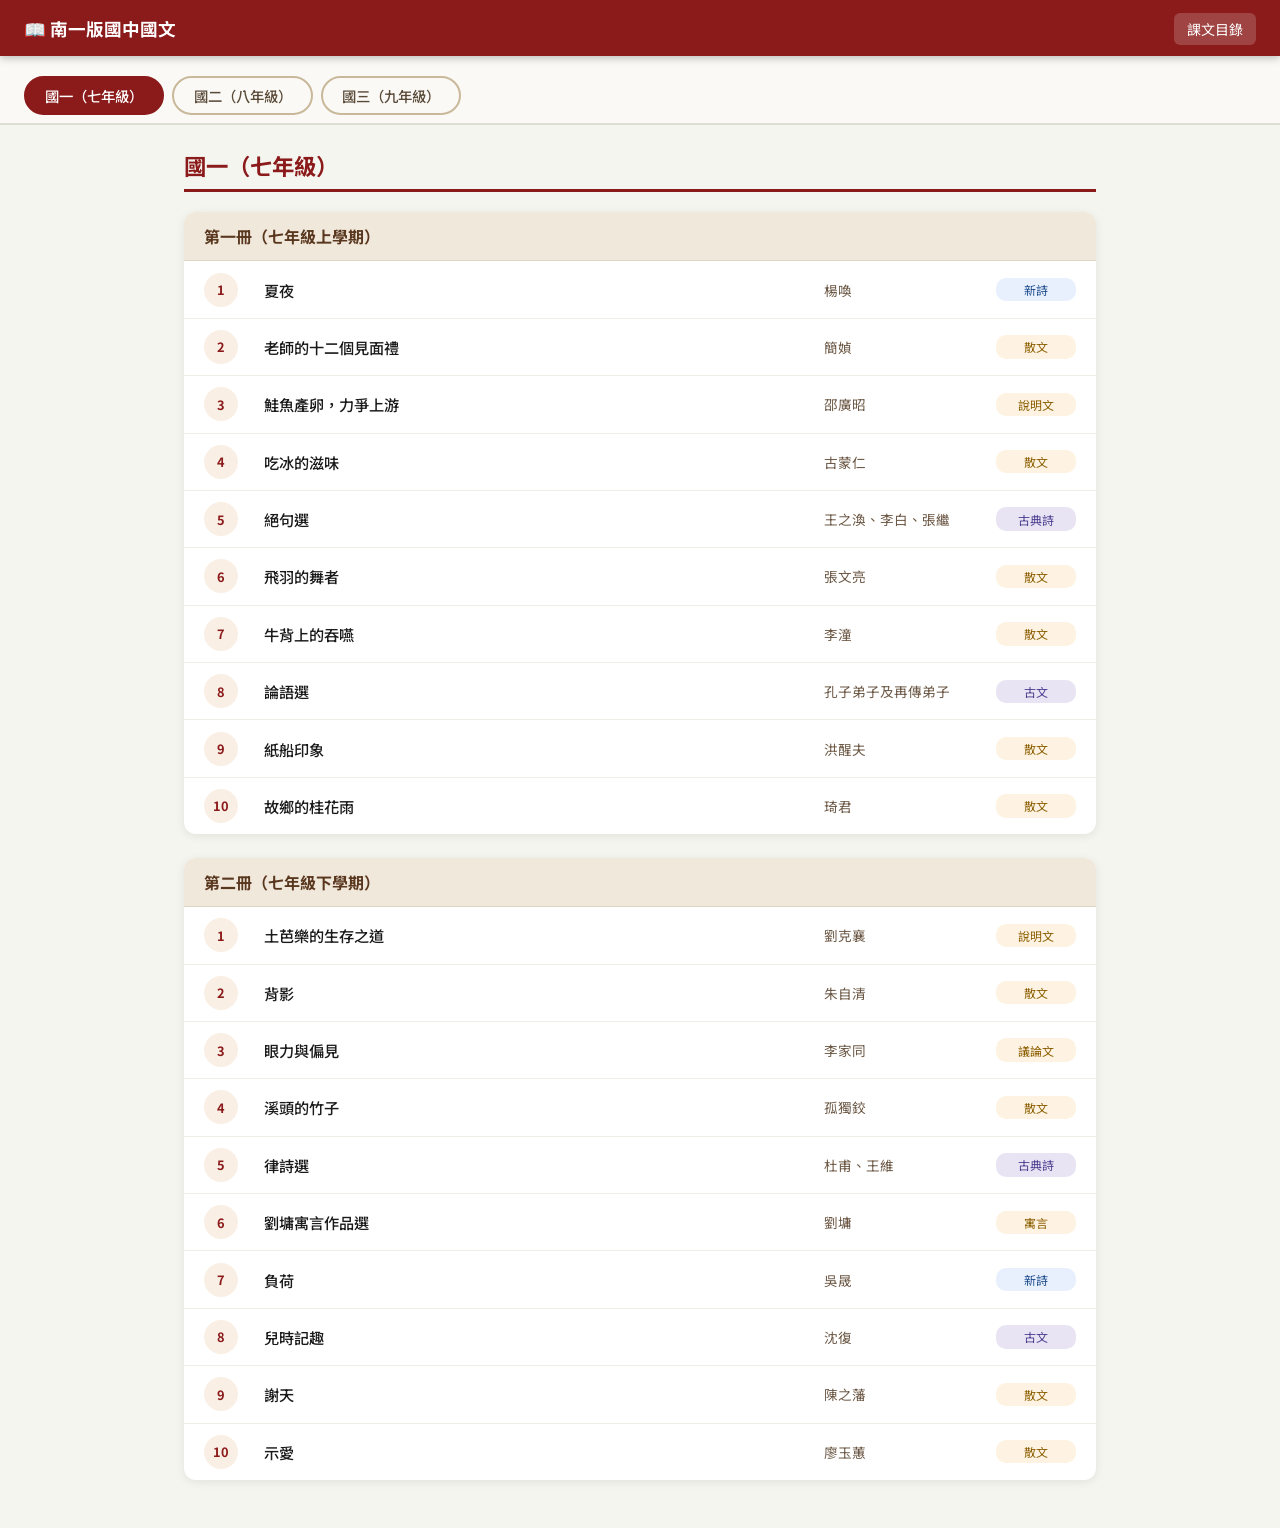
<file: index.html>
<!DOCTYPE html>
<html lang="zh-TW">
<head>
  <meta charset="UTF-8">
  <meta http-equiv="refresh" content="0; url=pages/lessons.html">
  <title>南一版國中國文</title>
</head>
<body>
  <script>location.replace('pages/lessons.html');</script>
</body>
</html>
</file>
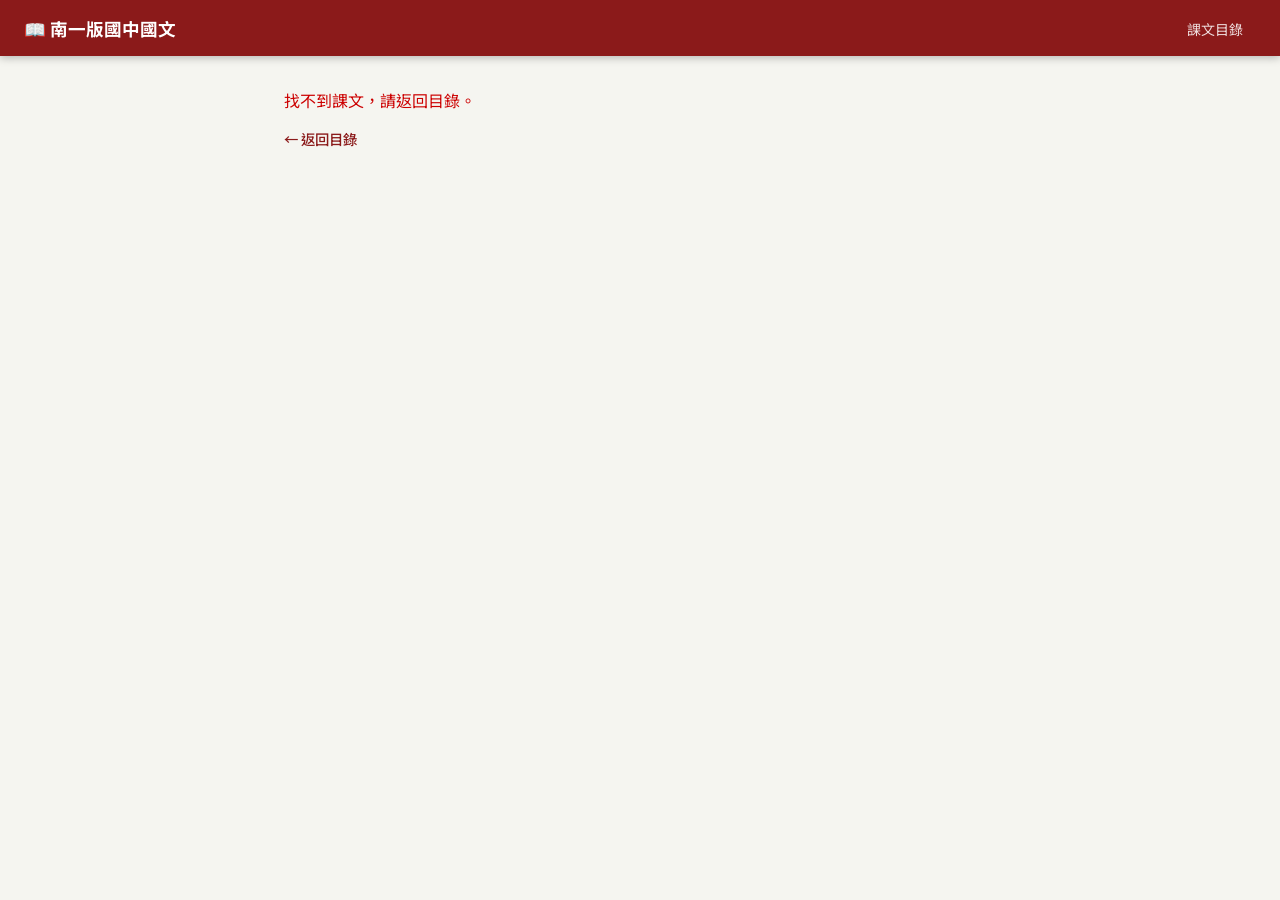
<file: pages/lesson.html>
<!DOCTYPE html>
<html lang="zh-TW">
<head>
  <meta charset="UTF-8">
  <meta name="viewport" content="width=device-width, initial-scale=1.0">
  <title>課文 — 南一版國中國文</title>
  <link rel="stylesheet" href="../css/style.css">
  <style>
    .lesson-detail { max-width: 760px; margin: 2rem auto; padding: 0 1.5rem; }

    .breadcrumb { font-size: .85rem; color: #888; margin-bottom: 1.25rem; }
    .breadcrumb a { color: #8b1a1a; text-decoration: none; }
    .breadcrumb a:hover { text-decoration: underline; }

    .lesson-hero {
      background: #fff;
      border-radius: 14px;
      box-shadow: 0 2px 12px rgba(0,0,0,0.09);
      padding: 2rem;
      margin-bottom: 1.5rem;
    }
    .lesson-vol-label {
      font-size: .8rem;
      background: #f0e8da;
      color: #7a5030;
      padding: .25rem .75rem;
      border-radius: 10px;
      display: inline-block;
      margin-bottom: .75rem;
      font-weight: 500;
    }
    .lesson-hero h1 {
      font-size: 1.8rem;
      font-weight: 700;
      color: #1a1a1a;
      margin-bottom: .5rem;
      line-height: 1.3;
    }
    .lesson-meta {
      display: flex;
      gap: .75rem;
      flex-wrap: wrap;
      align-items: center;
      margin-top: .75rem;
    }
    .meta-author { font-size: 1rem; color: #5a4a38; font-weight: 500; }
    .meta-type {
      font-size: .8rem;
      padding: .2rem .7rem;
      border-radius: 10px;
      font-weight: 500;
    }
    .meta-type.poem    { background: #e8f0fe; color: #1a4a8b; }
    .meta-type.prose   { background: #fef3e2; color: #8b5e00; }
    .meta-type.classic { background: #e8e4f4; color: #4a3d8f; }
    .meta-type.fiction { background: #fce8f0; color: #8b1a4a; }
    .meta-type.default { background: #f0f0f0; color: #888; }

    .lesson-body { line-height: 1.95; color: #2a2a2a; font-size: .97rem; }
    .lesson-body p { margin-bottom: 1.1rem; text-wrap: pretty; }
    .lesson-body li { text-wrap: pretty; }
    .trans, .wt-trans, .wt-note, .vocab-def, .vocab-sentence { text-wrap: pretty; }
    .poem-title { font-weight: 700; color: #5a3820; margin: 1.5rem 0 .4rem; font-size: .95rem; }
    .poem-title:first-child { margin-top: 0; }
    .poem-stanza { line-height: 2.4; white-space: pre-line; margin-bottom: 1.25rem; }
    .classical-para { line-height: 2.3; margin-bottom: 1.25rem; }
    .source-note { font-size: .78rem; color: #999; margin-top: 1.5rem; padding-top: .75rem; border-top: 1px solid #f0ede6; }
    .trans { font-size: .85rem; color: #888; line-height: 1.7; margin: .2rem 0 1.1rem; padding-left: .75rem; border-left: 2px solid #f0e8da; }
    .guide-subtitle { font-size: .92rem; font-weight: 700; color: #5a3820; margin: 1.25rem 0 .5rem; }
    .guide-list { padding-left: 1.4rem; line-height: 2; }
    .guide-list li { margin-bottom: .4rem; }

    .vocab-entry { border-left: 3px solid #e0d5c5; padding: .45rem .75rem .45rem 1rem; margin-bottom: 1rem; }
    .vocab-header { display: flex; align-items: baseline; gap: .5rem; margin-bottom: .25rem; }
    .vocab-char { font-size: 1.35rem; font-weight: 700; color: #8b1a1a; }
    .vocab-pinyin { font-size: .82rem; color: #999; }
    .vocab-sentence { font-size: .88rem; color: #5a4a38; margin-bottom: .2rem; }
    .vocab-sentence mark { background: #fef3c7; padding: 0 .1rem; border-radius: 2px; font-style: normal; }
    .vocab-def { font-size: .9rem; color: #2a2a2a; line-height: 1.7; }

    .content-section {
      background: #fff;
      border-radius: 14px;
      box-shadow: 0 2px 12px rgba(0,0,0,0.09);
      padding: 1.75rem 2rem;
      margin-bottom: 1.25rem;
    }
    .content-section h2 {
      font-size: 1rem;
      font-weight: 700;
      color: #8b1a1a;
      margin-bottom: 1rem;
      padding-bottom: .4rem;
      border-bottom: 2px solid #f0e8da;
    }
    .coming-soon {
      color: #aaa;
      font-size: .9rem;
      font-style: italic;
      padding: .75rem 0;
      text-align: center;
    }

    .back-btn {
      display: inline-flex;
      align-items: center;
      gap: .4rem;
      color: #8b1a1a;
      text-decoration: none;
      font-size: .9rem;
      font-weight: 500;
      margin-top: 1rem;
    }
    .back-btn:hover { text-decoration: underline; }

    /* ── 練習題 ── */
    .quiz-wrap { }
    .quiz-score-row { display: flex; justify-content: space-between; align-items: center; margin-bottom: 1rem; }
    .quiz-score-badge { font-size: .88rem; background: #f0e8da; padding: .3rem .85rem; border-radius: 20px; color: #5a3820; font-weight: 600; }
    .quiz-item { background: #fdf9f5; border: 1px solid #e8e0d5; border-radius: 10px; padding: 1.1rem 1.3rem; margin-bottom: .9rem; }
    .quiz-q-no { font-size: .75rem; font-weight: 700; color: #8b1a1a; margin-bottom: .35rem; letter-spacing: .02em; }
    .quiz-q-text { font-size: .93rem; font-weight: 600; color: #1a1a1a; margin-bottom: .85rem; line-height: 1.75; }
    .quiz-opts { display: grid; grid-template-columns: 1fr 1fr; gap: .45rem; }
    @media (max-width: 560px) { .quiz-opts { grid-template-columns: 1fr; } }
    .quiz-opt { padding: .5rem .85rem; border: 1.5px solid #d5cabb; border-radius: 7px; background: #fff; font-size: .86rem; font-family: inherit; cursor: pointer; text-align: left; transition: background .12s, border-color .12s; color: #2a2a2a; line-height: 1.55; }
    .quiz-opt:hover:not(:disabled) { background: #f0e8da; border-color: #b8a888; }
    .quiz-opt.correct { background: #d4edda; border-color: #28a745; color: #155724; font-weight: 600; }
    .quiz-opt.wrong   { background: #f8d7da; border-color: #dc3545; color: #721c24; }
    .quiz-opt:disabled { cursor: default; }
    .quiz-exp { margin-top: .7rem; font-size: .84rem; line-height: 1.75; color: #5a4a38; background: #fef8f0; border-left: 3px solid #c9b99a; padding: .5rem .8rem; border-radius: 0 6px 6px 0; }
    .quiz-final { text-align: center; font-size: 1.05rem; font-weight: 700; color: #8b1a1a; padding: 1rem; background: #fef8f0; border-radius: 10px; margin: .75rem 0; }
    .quiz-reset { display: block; width: 100%; margin-top: .75rem; padding: .65rem; background: #8b1a1a; color: #fff; border: none; border-radius: 8px; font-size: .93rem; font-family: inherit; cursor: pointer; font-weight: 600; transition: background .15s; }
    .quiz-reset:hover { background: #a52020; }

    /* ── 逐句導讀 ── */
    .wt-item { margin-bottom: 1.5rem; padding-bottom: 1.5rem; border-bottom: 1px solid #f0ede6; }
    .wt-item:last-child { border-bottom: none; margin-bottom: 0; padding-bottom: 0; }
    .wt-no { font-size: .75rem; font-weight: 700; color: #8b1a1a; margin-bottom: .4rem; letter-spacing: .04em; }
    .wt-sentence { font-size: 1rem; font-weight: 700; color: #1a1a1a; line-height: 2; margin-bottom: .85rem; background: #fdf8f2; padding: .55rem 1rem; border-radius: 8px; border-left: 4px solid #8b1a1a; }
    .wt-table { width: 100%; border-collapse: collapse; margin-bottom: .85rem; font-size: .86rem; }
    .wt-table th { background: #f0e8da; color: #5a3820; font-weight: 700; padding: .35rem .65rem; text-align: left; }
    .wt-table td { padding: .32rem .65rem; border-bottom: 1px solid #f0ede6; vertical-align: top; line-height: 1.65; }
    .wt-table td:first-child { font-weight: 700; color: #8b1a1a; white-space: nowrap; width: 8rem; }
    .wt-label { font-size: .72rem; font-weight: 700; color: #aaa; letter-spacing: .08em; margin-bottom: .25rem; }
    .wt-trans { font-size: .9rem; line-height: 1.85; color: #2a2a2a; background: #f3f5ff; border-left: 3px solid #7b8fcf; padding: .5rem .9rem; border-radius: 0 6px 6px 0; margin-bottom: .65rem; }
    .wt-note  { font-size: .86rem; line-height: 1.85; color: #5a4a38; background: #fef8f0; border-left: 3px solid #c9b99a; padding: .5rem .9rem; border-radius: 0 6px 6px 0; }
  </style>
</head>
<body>

<header>
  <h1>📖 南一版國中國文</h1>
  <nav>
    <a href="lessons.html">課文目錄</a>
  </nav>
</header>

<div class="lesson-detail" id="app">
  <p style="color:#aaa;margin-top:2rem;">載入中…</p>
</div>

<script>
const TEXTS_DATA = { grades: [
  {
    grade: 7, label: "國一（七年級）",
    volumes: [
      {
        vol: 1, label: "第一冊（七年級上學期）",
        lessons: [
          { no: 1,  title: "夏夜",                            author: "楊喚",                   type: "新詩" },
          { no: 2,  title: "老師的十二個見面禮",               author: "簡媜",                   type: "散文" },
          { no: 3,  title: "鮭魚產卵，力爭上游",               author: "邵廣昭",                  type: "說明文" },
          { no: 4,  title: "吃冰的滋味",                      author: "古蒙仁",                  type: "散文" },
          { no: 5,  title: "絕句選",                          author: "王之渙、李白、張繼",        type: "古典詩" },
          { no: 6,  title: "飛羽的舞者",                      author: "張文亮",                  type: "散文" },
          { no: 7,  title: "牛背上的吞嚥",                    author: "李潼",                   type: "散文" },
          { no: 8,  title: "論語選",                          author: "孔子弟子及再傳弟子",        type: "古文" },
          { no: 9,  title: "紙船印象",                        author: "洪醒夫",                  type: "散文" },
          { no: 10, title: "故鄉的桂花雨",                    author: "琦君",                   type: "散文" }
        ]
      },
      {
        vol: 2, label: "第二冊（七年級下學期）",
        lessons: [
          { no: 1,  title: "土芭樂的生存之道",                 author: "劉克襄",                  type: "說明文" },
          { no: 2,  title: "背影",                            author: "朱自清",                  type: "散文" },
          { no: 3,  title: "眼力與偏見",                      author: "李家同",                  type: "議論文" },
          { no: 4,  title: "溪頭的竹子",                      author: "孤獨鉸",                  type: "散文" },
          { no: 5,  title: "律詩選",                          author: "杜甫、王維",               type: "古典詩" },
          { no: 6,  title: "劉墉寓言作品選",                   author: "劉墉",                   type: "寓言" },
          { no: 7,  title: "負荷",                            author: "吳晟",                   type: "新詩" },
          { no: 8,  title: "兒時記趣",                        author: "沈復",                   type: "古文" },
          { no: 9,  title: "謝天",                            author: "陳之藩",                  type: "散文" },
          { no: 10, title: "示愛",                            author: "廖玉蕙",                  type: "散文" }
        ]
      }
    ]
  },
  {
    grade: 8, label: "國二（八年級）",
    volumes: [
      {
        vol: 3, label: "第三冊（八年級上學期）",
        lessons: [
          { no: 1,  title: "新詩選：(一)傘(二)風箏",           author: "蓉子、白靈",              type: "新詩" },
          { no: 2,  title: "五柳先生傳",                      author: "陶淵明",                  type: "古文" },
          { no: 3,  title: "生之歌選",                        author: "杏林子",                  type: "散文" },
          { no: 4,  title: "聲音鐘",                          author: "陳黎",                   type: "散文" },
          { no: 5,  title: "張釋之執法",                      author: "司馬遷",                  type: "古文" },
          { no: 6,  title: "蜜蜂的讚美",                      author: "秦牧",                   type: "散文" },
          { no: 7,  title: "差不多先生傳",                     author: "胡適",                   type: "議論文" },
          { no: 8,  title: "愛蓮說",                          author: "周敦頤",                  type: "古文" },
          { no: 9,  title: "我所知道的康橋",                   author: "徐志摩",                  type: "散文" },
          { no: 10, title: "油桐花編織的祕徑",                  author: "徐仁修",                  type: "散文" }
        ]
      },
      {
        vol: 4, label: "第四冊（八年級下學期）",
        lessons: [
          { no: 1,  title: "田園之秋選",                      author: "陳冠學",                  type: "散文" },
          { no: 2,  title: "古詩選",                          author: "佚名、林幼春",              type: "古典詩" },
          { no: 3,  title: "開啟的人生寓言",                   author: "王鼎鈞",                  type: "散文" },
          { no: 4,  title: "歲月超奢",                        author: "向陽",                   type: "新詩" },
          { no: 5,  title: "木蘭詩",                          author: "佚名",                   type: "古典詩" },
          { no: 6,  title: "運動家的風度",                     author: "羅家倫",                  type: "議論文" },
          { no: 7,  title: "深藍的憂鬱",                      author: "黃海",                   type: "散文" },
          { no: 8,  title: "陋室銘",                          author: "劉禹錫",                  type: "古文" },
          { no: 9,  title: "鳥",                              author: "梁實秋",                  type: "散文" },
          { no: 10, title: "秋之底",                          author: "鍾怡雯",                  type: "散文" }
        ]
      }
    ]
  },
  {
    grade: 9, label: "國三（九年級）",
    volumes: [
      {
        vol: 5, label: "第五冊（九年級上學期）",
        lessons: [
          { no: 1,  title: "臺北．淡水",                      author: "朱天衣",                  type: "散文" },
          { no: 2,  title: "詞選",                            author: "李清照、辛棄疾",            type: "古典詞" },
          { no: 3,  title: "在錯誤中學習",                    author: "黃永武",                  type: "議論文" },
          { no: 4,  title: "人生逆境",                        author: "辦蘭",                   type: "議論文" },
          { no: 5,  title: "與宋元思書",                      author: "吳均",                   type: "古文" },
          { no: 6,  title: "黑與白——虎鯨",                    author: "廖鴻基",                  type: "記敘文" },
          { no: 7,  title: "余光中詩選",                      author: "余光中",                  type: "新詩" },
          { no: 8,  title: "生於憂患死於安樂",                 author: "孟子",                   type: "古文" },
          { no: 9,  title: "我的太魯閣",                      author: "陳列",                   type: "散文" },
          { no: 10, title: "傘季",                            author: "周芬伶",                  type: "散文" }
        ]
      },
      {
        vol: 6, label: "第六冊（九年級下學期）",
        lessons: [
          { no: 1, title: "一棵開花的樹",                             author: "席慕蓉",         type: "新詩" },
          { no: 2, title: "曲選：(一)沉醉東風漁父詞　(二)天淨沙秋思", author: "白樸、馬致遠",  type: "古典散曲" },
          { no: 3, title: "水神的指引",                               author: "亞榮隆‧撒可努", type: "記敘文" },
          { no: 4, title: "項鍊",                                     author: "莫泊桑",         type: "小說" },
          { no: 5, title: "湖心亭看雪",                               author: "張岱",           type: "古文" },
          { no: 6, title: "鳳凰木",                                   author: "湧動",           type: "散文" }
        ]
      }
    ]
  }
]};

const TYPE_CLASS = {
  '新詩': 'poem',
  '散文': 'prose', '記敘文': 'prose', '說明文': 'prose',
  '議論文': 'prose', '應用文': 'prose', '寓言': 'prose',
  '小說': 'fiction',
  '古典詩': 'classic', '古典詞': 'classic', '古典散曲': 'classic', '古文': 'classic',
};

const LESSON_CONTENT = {
  /* ── 第三冊（八年級上學期）── */
  '3-6': `<p class="classical-para">釋之為廷尉。上行，出中渭橋，有一人從橋下走出，乘輿馬驚。</p>
<p class="trans">張釋之擔任廷尉。有一次，皇帝出巡經過中渭橋，有一個人從橋底下跑出來，驚嚇到皇帝座車的馬。</p>
<p class="classical-para">於是使騎捕，屬之廷尉。</p>
<p class="trans">於是皇帝下令隨行的騎兵把那個人逮捕，移交給廷尉辦理。</p>
<p class="classical-para">釋之治問。曰：「縣人來，聞蹕，匿橋下。久之，以為行已過，即出，見乘輿車騎即走耳。」</p>
<p class="trans">張釋之審理審問。那人說：「我是外縣的百姓，聽到管制交通的號令，便躲在橋底下。過了很久，以為皇帝的隊伍已經過去，就走出來，沒想到一看到皇帝的車馬，就嚇得跑了起來。」</p>
<p class="classical-para">廷尉奏當：一人犯蹕，當罰金。</p>
<p class="trans">廷尉向皇帝報告判決：這個人觸犯了交通管制，依法判處罰金。</p>
<p class="classical-para">文帝怒曰：「此人親驚吾馬，吾馬賴柔和，令他馬，固不敗傷我乎？而廷尉乃當之罰金！」</p>
<p class="trans">文帝非常生氣地說：「這個人親自嚇到了我的馬，幸虧我的馬性情柔順，如果換作別的馬，難道不會讓我摔傷嗎？而廷尉你竟然只判他罰金！」</p>
<p class="classical-para">釋之曰：「法者，天子所與天下公共也。今法如此而更重之，是法不信於民也。」</p>
<p class="trans">張釋之說：「法律，是天子跟天下人共同制定的遵守準則。現在法律規定就是這樣，卻要加重他的罪，這會使法律無法在人民心中建立信用。」</p>
<p class="classical-para">「且方其時，上使立誅之則已。今既下廷尉，廷尉，天下之平也，一傾而天下用法皆為輕重，民安所錯其手足？唯陛下察之。」</p>
<p class="trans">「況且在事情發生當下，皇上如果立刻殺了他也就罷了。現在既然已交給廷尉審理，廷尉是天下執法的公平標準，只要稍微有所偏斜，全天下的判決就會跟著輕重失準，人民將不知如何是好。希望陛下明察。」</p>
<p class="classical-para">良久，上曰：「廷尉當是也。」</p>
<p class="trans">過了很久，皇帝才說：「廷尉的判決才是對的。」</p>
<p class="source-note">漢‧司馬遷《史記‧張釋之馮唐列傳》</p>`,

  '3-7': `<p>你知道中國最有名的人是誰？提起此人，人人皆曉，處處聞名。他姓差，名不多，是各省各縣各村人氏。你一定見過他，一定聽過別人談起他。差不多先生的名字天天掛在大家的口頭，因為他是中國全國人的代表。</p>
<p>差不多先生的相貌和你和我都差不多。他有一雙眼睛，但看的不很清楚；有兩隻耳朵，但聽的不很分明；有鼻子和嘴，但他對於氣味和口味都不很講究。他的腦子也不小，但他的記性卻不很精明，他的思想也不很細密。</p>
<p>他常常說：「凡事只要差不多，就好了。何必太精明呢？」</p>
<p>他小的時候，他媽叫他去買紅糖，他買了白糖回來。他媽罵他，他搖搖頭說：「紅糖白糖不是差不多嗎？」</p>
<p>他在學堂的時候，先生問他：「直隸省的西邊是哪一省？」他說是陝西。先生說：「錯了。是山西，不是陝西。」他說：「陝西同山西，不是差不多嗎？」</p>
<p>後來他在一個錢舖裡做伙計；他也會寫，也會算，只是總不會精細。十字常常寫成千字，千字常常寫成十字。掌櫃的生氣了，常常罵他。他只是笑嘻嘻地賠小心道：「千字比十字只多一小撇，不是差不多嗎？」</p>
<p>有一天，他為了一件要緊的事，要搭火車到上海去。他從從容容地走到火車站，遲了兩分鐘，火車已開走了。他白瞪著眼，望著遠遠的火車上的煤煙，搖搖頭道：「只好明天再走了，今天走同明天走，也還差不多。可是火車公司未免太認真了。八點三十分開，同八點三十二分開，不是差不多嗎？」他一面說，一面慢慢地走回家，心裡總不明白為什麼火車不肯等他兩分鐘。</p>
<p>有一天，他忽然得了急病，趕快叫家人去請東街的汪醫生。那家人急急忙忙地跑去，一時尋不著東街的汪大夫，卻把西街牛醫王大夫請來了。差不多先生病在床上，知道尋錯了人；但病急了，身上痛苦，心裡焦急，等不得了，心裡想道：「好在王大夫同汪大夫也差不多，讓他試試看罷。」於是這位牛醫王大夫走近床前，用醫牛的法子給差不多先生治病。不上一點鐘，差不多先生就一命嗚呼了。</p>
<p>差不多先生差不多要死的時候，一口氣斷斷續續地說道：「活人同死人也差……差……差不多……，……凡事只要差……差……不多……就……好了，……何……何……必……太……太認真呢？」他說完了這句格言，方才絕氣了。</p>
<p>他死後，大家都很稱讚差不多先生樣樣事情看得破，想得通；大家都說他一生不肯認真，不肯算帳，不肯計較，真是一位有德行的人。於是大家給他取個死後的法號，叫他做圓通大師。</p>
<p>他的名譽越傳越遠，越久越大。無數無數的人都學他的榜樣。於是人人都成了一個差不多先生。——然而中國從此就成為一個懶人國了。</p>
<p class="source-note">胡適〈差不多先生傳〉，1919 年</p>`,

  '3-8': `<p class="classical-para">水陸草木之花，可愛者甚蕃。晉陶淵明獨愛菊；自李唐來，世人盛愛牡丹。予獨愛蓮之出淤泥而不染，濯清漣而不妖，中通外直，不蔓不枝，香遠益清，亭亭靜植，可遠觀而不可褻玩焉。</p>
<p class="classical-para">予謂：菊，花之隱逸者也；牡丹，花之富貴者也；蓮，花之君子者也。噫！菊之愛，陶後鮮有聞；蓮之愛，同予者何人？牡丹之愛，宜乎眾矣！</p>
<p class="source-note">宋‧周敦頤〈愛蓮說〉</p>`,

  /* ── 第五冊（九年級上學期）── */
  '5-1': `<p class="poem-title">一、苗栗明德水庫</p>
<p class="poem-stanza">森森青翠的深處，是誰
私藏了這一泓明媚
只讓童話來投影
不許世界偷窺
山之重圍是不會洩密的
懸夢的吊橋也不會
驚疑是怎樣誤闖進來的
正想問一問閒鷺
這反常的靜有什麼天機
只見夕涼的長鏡上
悠悠扇起了一羽素白
拍著空闊的浩淼
斜　斜　渡　去</p>
<p class="poem-title">二、飛瀑</p>
<p class="poem-stanza">不是失足更不是自盡
一路從上游奔來
是來赴懸崖的挑戰
飛吧，轟動千山的一縱
把生命揚在半空
乘著最透徹的一刻
以往和未來斷然一割
把危機化成了生機
這壯烈的交割典禮
這一去，就是下游了
那一堆獰怪的亂石
全在那下面等我
要把我撞傷，撞碎
撞成飛沫和漩渦
卻攔不住我
向一個出海口
奔騰而去的決心</p>
<p class="source-note">選自余光中《高樓對海》，九歌出版，1996 年</p>`,

  '5-2': `<p class="poem-title">一、武陵春（李清照）</p>
<p class="poem-stanza">風住塵香花已盡，日晚倦梳頭。
物是人非事事休，欲語淚先流。
聞說雙溪春尚好，也擬泛輕舟。
只恐雙溪舴艋舟，載不動、許多愁。</p>
<p class="poem-title">二、南鄉子‧登京口北固亭有懷（辛棄疾）</p>
<p class="poem-stanza">何處望神州？滿眼風光北固樓。
千古興亡多少事，悠悠，不盡長江滾滾流。
年少萬兜鍪，坐斷東南戰未休。
天下英雄誰敵手？曹劉。生子當如孫仲謀。</p>`,

  '5-4': `<p class="classical-para">風煙俱淨，天山共色，從流飄蕩，任意東西。自富陽至桐廬，一百許里，奇山異水，天下獨絕。</p>
<p class="trans">風和煙霧都消散了，天空和山巒呈現同一種顏色。隨著水流飄蕩，任憑船往東往西漂行。從富陽到桐廬，大約一百多里遠，奇特的山、不同尋常的水，是天下獨一無二的絕景。</p>
<p class="classical-para">水皆縹碧，千丈見底；游魚細石，直視無礙。急湍甚箭，猛浪若奔。</p>
<p class="trans">水都是青白色的，深達千丈也能清楚看見水底；游動的魚兒和細小的石子，直視到底毫無阻礙。湍急的水流比箭還快，洶湧的波浪如同飛奔的馬匹。</p>
<p class="classical-para">夾岸高山，皆生寒樹，負勢競上，互相軒邈；爭高直指，千百成峰。泉水激石，泠泠作響；好鳥相鳴，嚶嚶成韻。蟬則千轉不窮，猿則百叫無絕。鳶飛戾天者，望峰息心；經綸世務者，窺谷忘返。橫柯上蔽，在晝猶昏；疏條交映，有時見日。</p>
<p class="trans">兩岸的高山，都長著令人感到寒意的樹木。山勢競相向上攀升，互相比試高遠，筆直地爭著聳立高空，形成了千百個山峰。泉水激打著石頭，發出清脆的泠泠水聲。美麗的鳥兒相互鳴叫，嚶嚶的叫聲和諧成韻。蟬兒鳴叫個不停，猿猴啼聲不絕於耳。那些一心追求功名的人，望見這山峰，名利之心便平息了；那些忙於政務的人，窺見這深幽的山谷，都忘了回去的路。橫斜的樹幹在上方遮蔽著，白天也好像黃昏一般昏暗；稀疏的樹枝相互交錯輝映，偶爾也能見到陽光透射進來。</p>
<p class="source-note">南朝梁‧吳均〈與宋元思書〉</p>`,

  '5-7': `<p class="classical-para">舜發於畎畝之中，傅說舉於版築之間，膠鬲舉於魚鹽之中，管夷吾舉於士，孫叔敖舉於海，百里奚舉於市。</p>
<p class="classical-para">故天將降大任於是人也，必先苦其心志，勞其筋骨，餓其體膚，空乏其身，行拂亂其所為，所以動心忍性，曾益其所不能。</p>
<p class="classical-para">人恆過，然後能改；困於心，衡於慮，而後作；徵於色，發於聲，而後喻。入則無法家拂士，出則無敵國外患者，國恆亡。</p>
<p class="classical-para">然後知生於憂患，而死於安樂也。</p>
<p class="source-note">《孟子‧告子下》</p>`,

  '5-9': `<p class="classical-para">十月二十六日得家書，知新置田穫秋稼五百斛，甚喜。而今而後，堪為農夫以沒世矣。</p>
<p class="classical-para">我想天地間第一等人，只有農夫，而士為四民之末。農夫上者種地百畝，其次七八十畝，其次五六十畝，皆苦其身，勤其力，耕種收穫，以養天下之人。使天下無農夫，舉世皆餓死矣。吾輩讀書人，入則孝，出則弟，守先待後，得志，澤加於民；不得志，修身見於世；所以又高於農夫一等。今則不然，一捧書本，便想中舉人，中進士，作官如何攫取金錢，造大房屋，置多田產。起手便錯走了路頭，後來越做越壞，總沒有個好結果。其不能發達者，鄉里作惡，小頭銳面，更不可當。夫束修自好者，豈無其人？經濟自期，抗懷千古者，亦所在多有；而好人為壞人所累，遂令我輩開不得口。一開口，人便笑曰：「汝輩書生，總是會說，他日居官，便不如此說了。」所以忍氣吞聲，只得捱人笑罵。工人制器利用，賈人搬有運無，皆有便民之處；而士獨於民大不便，無怪乎居四民之末也，且求居四民之末而亦不可得也。</p>
<p class="classical-para">愚兄平生最重農夫。新招佃地人，必須待之以禮。彼稱我為主人，我稱彼為客戶；主客原是對待之義，我何貴而彼何賤乎？</p>
<p class="classical-para">吾家業地雖有三百畝，總是典產，不可久恃。將來須買田二百畝，予兄弟二人，各得百畝足矣，亦古者一夫受田百畝之義也。若再求多，便是占人產業，莫大罪過。天下無田無業者多矣，我獨何人，貪求無厭，窮民將何所措手足乎？</p>
<p class="source-note">清‧鄭燮〈濰縣署中寄舍弟墨第一書〉</p>`,

  /* ── 第六冊（九年級下學期）── */
  '6-1': `<p class="poem-stanza">如何讓你遇見我
在我最美麗的時刻
為這
我已在佛前
求了五百年
求祂讓我們結一段塵緣

佛於是把我化作一棵樹
長在你必經的路旁
陽光下慎重地開滿了花
朵朵都是我前世的盼望

當你走近
請你細聽
那顫抖的葉是我等待的熱情
而當你終於無視地走過
在你身後落了一地的
朋友啊
那不是花瓣
是我凋零的心</p>
<p class="source-note">席慕蓉〈一棵開花的樹〉，選自《七里香》，圓神出版</p>`,

  '6-2': `<p class="poem-title">一、天淨沙‧秋思（馬致遠）</p>
<p class="poem-stanza">枯藤老樹昏鴉，
小橋流水人家，
古道西風瘦馬。
夕陽西下，
斷腸人在天涯。</p>
<p class="poem-title">二、天淨沙‧秋（白樸）</p>
<p class="poem-stanza">孤村落日殘霞，
輕煙老樹寒鴉，
一點飛鴻影下。
青山綠水，
白草紅葉黃花。</p>
<p class="source-note">元‧馬致遠、白樸 散曲〈天淨沙〉</p>`,

  '6-3': `<p>黑暗的靜，讓人能聽見自己原來就擁有的那個聽覺能力，我確信自然和土地呼吸的氣聲隨著蟲鳴的叫聲，而有律動、節奏，蟲鳴聲間接地拉高代表著大地吐出的聲音。</p>
<p>我合眼佇立著，手中緊握獵槍，頭四十五度角聆聽由天飛來的聲音，朝地的耳朵聽著由地傳來的聲響，我靜靜地聆聽……這勝過在國家音樂廳般的一切感受。</p>
<p>露水滴落在臉上，是香的。我張開嘴伸出舌頭接著深夜滴落的露水，貫穿喉道的露水是甜的。我慢慢地張開眼睛，像聽了一場完美的演奏，凝視著周圍，朝著視覺穿不過的黑夜她的靜，好美……</p>
<p>如同父親所說的，當你開始熟悉黑夜後，你就會知道怎麼去貫穿黑夜的美。</p>
<p>祖父曾說過：「自然從未啞過，只是我們一直在背離她而已，我們不敢用真實去面對她，我們脫離了與她的歸屬感，讓自己獨享一切。她不說，但她在等，她等得很辛苦，因為我們已經遺忘了與她溝通的那個語言。」</p>
<p>不一會兒，我們便離開了主林道，斜切進父親採黃藤心的小徑。父親告訴我，前面有水源區，待會可以到那裡休息、喝水。來到水源區後，我竟然呆住地想笑，又說不出話來。我問卡瑪：「這就是你說的水源區，不會吧？」父親用手指著回答道：「就是這裡啊！天啊，我真的不敢相信眼前所看到的，很難讓我去想像水源區的定義。這裡的水源就如嬰兒尿尿般沒有力量的樣子，在我的觀念裡，『水源』一定要有很充足的水量，或是有一個很清澈的水潭，那才叫水源區啊！」</p>
<p>父親見我搖頭很難置信的樣子，說道：「兒子，別小看這麼一點點的水量，她是很彌足珍貴，就如你口乾後芋葉上的那個水滴一樣，在這麼大的獵場裡，也就只有這裡有水源，在附近耕作或打獵的人都來這裡用水，這裡是獵場裡唯一的水源區。」</p>
<p>水源區的下方原來有個大部落，那時的水量很大，足夠供給整個部落的人飲用。但部落遷走之後，水也停了，這幾年有些人原來的水源區挖掘，想再找一個水源頭出來，但就是挖不到。我曾經聽說有一個很老的老獵人來到這裡，他是原來那個舊部落的人，因為他想念自己的老家，就回來想回憶過去的情景。當他走到水源區時，看見水源區不再有水源流出，就對著水源說：『我知道你難過、孤單，不再讓人記起，我是你的朋友，沒有遺忘你，還是來看你，我知道你在聽我說話……』</p>
<p>之後，老獵人打了一個盹，聽見有人跟他說，翻開長滿蕨類的土表，在原有水口插進一枝竹管就會有水。果真，當老獵人正要起身離開時，就聽見竹管裡有如蜜蜂發出嗡嗡的聲音，過不久水就從竹管中流出。老獵人為了讓附近的人知道這裡有水流出，就在水滴落的地方放了一塊石板，石板下挖空，讓水的滴落聲能引起共鳴，讓人來到這裡取水。」</p>
<p>父親用手指著，要我看看水打在石板中的凹陷，說道：「那是一個真實的故事，是一個存在的證明，水源為什麼不大？這裡的老獵人說：『那是因為這裏一點點的水就已足夠讓在這裡工作、狩獵的人飲用了。這是自然定理，也是老獵人的約定。兒子，夠用就好了。』」</p>
<p>我張著口接著由竹管流出的水，水是甜的，「嗯，上哇不賴呀，卡瑪！」我看著獵人引水的傑作，插出的竹管用丫字型的樹幹撐著之後，延伸出來的是一個隨人身長切半的桂竹，最後水細細地落在水道的終點，底下用山下帶來的寶特瓶接水，看著周圍躺落滿滿水的寶特瓶，體會出老獵人對水那般地珍惜，和對自然土地那份情感的真實。</p>
<p>「春天的水是甜的，是香的。」父親問我：「聞到了嗎？」</p>
<p>「春天樹要發芽開花，樹的樹根會呼吸、眼睛會打開。樹根呼吸後會變粗，土地因而鬆動，當樹根和土地戀愛後，需要水的灌溉和滋潤，這時候樹芽會開花，由土地流出的水是最香、最甜的。」</p>
<p>「卡瑪，這裡的水比賣的水還要好喝，我看你以後也不用那麼辛苦地採黃藤心去賣，你就賣這裡的水好了。」</p>
<p>我看著父親，父親笑了一下，對我說的話好像有一點認同，我又開始亂幻想：「卡瑪賣的水叫『獵人喝的水』，喝了獵人的水之後，還能再越過幾座山，卡瑪你覺得這個促銷的廣告和宣傳詞好不好？」父親的話把我從幻想夢中驚醒，「來到這裡飲用功能水的人，才能喝到最甜、最有味道的水。唯有付出才能知道享用、受益的感覺。兒子，如果用你的方法在賣水，那只能叫滿足，永遠得不到被自然、大地擁抱的那個親情。」</p>
<p>我知道父親的意思，水是屬於這裡的，那是大地給的禮物和恩典，只給予來到這裡的人。我彎著腰，弓著身，將手掌合併伸直，接著由切半竹管流下細水，待水瀉滿後，甘甜地喝幾口，又將水潑在臉上，好涼、好涼，被水輕吻的感覺真好。</p>
<p>這條山徑，是父親付出勞力和血汗的最好證據，由採藤心的次數來換算他對我們付出的辛苦，我們的生活費、學費，就是從這條山徑走出來的。父親說：「我那麼辛苦，為的都是你們，現在我老了，有時候我經過這裡，踩在這條山徑的感受，讓我憶起了很多過去的情景。現在看你們都長大了，我的累也值得。兒子，你們讓我這個做父親的很榮耀，也很欣慰。」</p>
<p>父親的話，道出了他多年來想對我說的話、塵封壓抑的心情故事。也許那是一種分享心的承擔，更是一種接近親情父子關係的情感。我看著父親的背影，心想著：用生命、歲月付出的他，該是讓他休息的時候，這條採黃藤心的路已是一段記憶和歷史。現在，走在他後頭的那個孩子，不再是他老人家底的擔心。他已經長大了。</p>
<p>離開了父親採黃藤心的路，回到主林道，又經過老獵人的獵寮，看見老獵人用寶特瓶裝著由水源區帶回來的水，珍惜地整齊擺在獵寮旁，我能體會老獵人那種對自然恩典的感受，那種回應自然的真實和歸屬。</p>
<p class="source-note">亞榮隆‧撒可努〈水神的指引〉，選自《山豬‧飛鼠‧撒可努》，INK 印刻出版</p>`,

  '6-5': `<p class="classical-para">崇禎五年十二月，余住西湖。大雪三日，湖中人鳥聲俱絕。是日更定矣，余拏一小舟，擁毳衣爐火，獨往湖心亭看雪。霧凇沆碭，天與雲與山與水，上下一白。湖上影子，惟長堤一痕、湖心亭一點、與余舟一芥、舟中人兩三粒而已。</p>
<p class="classical-para">到亭上，有兩人鋪氈對坐，一童子燒酒爐正沸。見余，大喜曰：「湖中焉得更有此人！」拉余同飲。余強飲三大白而別。問其姓氏，是金陵人，客此。及下船，舟子喃喃曰：「莫說相公癡，更有癡似相公者！」</p>
<p class="source-note">明‧張岱〈湖心亭看雪〉，選自《陶庵夢憶》</p>`,

  /* ── 第四冊（八年級下學期）── */
  '4-6': `<p>提倡運動的人，以為運動可以增加個人民族體力的健康。是的，健康的體力，是一生努力成功的基礎；大家體力不發展，民族的生命力也就衰落下去。</p>
<p>古代希臘人以為「健全的心靈，寓於健全的身體。」這也是深刻的理論。身體不健康，心靈容易生病態，歷史上、傳記裡和心理學中的例證太多了。</p>
<p>這些都是對的，但是運動的精義，還不只此。它更有道德的意義，這意義就是在運動場上養成人生的正大態度、政治的光明修養，以陶鑄優良的民族性。這就是我所謂「運動家的風度」。</p>
<p>養成運動家的風度，首先要認識「君子之爭」。「君子無所爭，必也射乎。揖讓而升，下而飲，其爭也君子。」這是何等的光明，何等的雍容。運動是要守著一定的規律，在萬目睽睽的監視之下，從公開競爭而求得勝利的；所以一切不光明的態度，暗箭傷人的舉動，和背地裡占小便宜的心理，都當排斥。犯規的行動，雖然可因此得勝，且未被裁判者所覺察，然而這是有風度的運動家所引為恥辱而不屑採取的。</p>
<p>有風度的運動家，要有服輸的精神。「君子不怨天，不尤人。」運動家正是這種君子。按照正道做，輸了有何怨尤。我輸了只怪我自己不行；等我充實改進以後，下次再來。人家勝了，是他本事好，我只有佩服他：罵他不但是無聊，而且是無恥。歐美先進國家的人民，因為受了運動場上的訓練，服輸的精神是很豐富的。這種精神，常從體育的運動場上，帶進了政治的運動場上。譬如這次羅斯福與威爾基競選，在競選的時候，雖然互相批評；但是選舉揭曉以後，羅斯福收到第一個賀電，就是威爾基發的。這賀電的大意是：我們的政策，公諸國民之前，現在國民選擇你的，我竭誠地賀你成功。這和網球結局以後，勝利者和失敗者隔網握手的精神一樣。此次威爾基失敗以後，還幫助羅斯福作種種外交活動；一切以國家為前提，這也是值得讚許的。</p>
<p>有風度的運動家，不但有服輸的精神，而且更有超越勝敗的心胸。來競爭當然要求勝利，來比賽當然想創紀錄。但是有修養的運動家，必定要達到得失無動於中的境地。運動所重，乃在運動的精神。「勝固欣然，敗亦可喜。」正是重要的運動精神之一；否則就要變成「悻悻然」的小人了！</p>
<p>有風度的運動家是「言必信，行必果」的人。運動會要舉行宣誓，義即在此。臨陣脫逃，半途而廢，都不是運動家所應有的。「任重而道遠」和「貫徹始終」的精神，應由運動家表現。所以賽跑落後，無希望得獎，還要努力跑到的人，乃是有毅力的人。</p>
<p>運動家的風度表現在人生上，是一個莊嚴公正、協調進取的人生。有運動家風度的人，寧可有光明的失敗，決不要不榮譽的成功！</p>
<p class="source-note">羅家倫〈運動家的風度〉</p>`,

  /* ── 第四冊 其他課文 ── */
  '4-9': `<p>我愛鳥。</p>
<p>從前我常見提籠架鳥的人，清早在街上遛達（現在這樣有閒的人少了）。我感覺興味的不是那人的悠閒，卻是那鳥的苦悶。胳膊上架著的鷹，有時頭上蒙著一塊皮子，羽翮不整地蜷伏著不動，那裡有半點瞵視昂藏的神氣？籠裡的鳥更不用說，常年的關在柵欄裡，飲啄倒是方便，冬天還有遮風的棉罩，十分地「優待」，但是如果想要「搏扶搖而直上」，便要撞頭碰壁。鳥到這種地步，我想牠的苦悶，大概是僅次於黏在膠紙上的蒼蠅；牠的快樂，大概僅優於在標本室裡住著罷？</p>
<p>我開始欣賞鳥，是在四川。黎明時，窗外是一片鳥囀，不是吱吱喳喳的麻雀，不是呱呱噪啼的烏鴉。那一片聲音是清脆的，是嘹亮的。有的一聲長叫，包括著六七個音階；有的只是一個聲音，圓潤而不覺其單調；有時是獨奏，有時是合唱，簡直是一派和諧的交響樂。不知有多少個春天的早晨，這樣的鳥聲把我從夢境喚起。等到旭日高升，市聲鼎沸，鳥就沉默了，不知到哪裡去了。一直等到夜晚，才又聽到杜鵑叫，由遠叫到近，由近叫到遠，一聲急似一聲，竟是淒絕的哀樂。客夜聞此，說不出的酸楚！</p>
<p>在白晝，聽不到鳥鳴，但是看得見鳥的形體。世界上的生物，沒有比鳥更俊俏的。多少樣不知名的小鳥，在枝頭跳躍，有的曳著長長的尾巴，有的翹著尖尖的長喙，有的是胸襟上帶著一塊照眼的顏色，有的是飛起來的時候才閃露一下斑斕的花彩。幾乎沒有例外的，鳥的身軀都是玲瓏飽滿的，細瘦而不乾癟，豐腴而不臃腫，真是減一分則太瘦，增一分則太肥那樣地穠纖合度，跳盪得那樣輕靈，腳上像是有彈簧。看牠高踞枝頭，臨風顧盼——好銳利的喜悅刺上我的心頭。不知是什麼東西驚動牠了，牠倏地振翅飛去，牠不回顧，牠不徘徊，牠像虹似地一下就消逝了，牠留下的是無限的迷惘。有時候稻田裡佇立著一隻白鷺，拳著一條腿，縮著頸子；有時候「一行白鷺上青天」，背後還襯著黛青的山色和釉綠的梯田。就是抓小雞的鳶鷹，啾啾地叫著，在天空盤旋，也有令人喜悅的一種雄姿。</p>
<p>自從離開四川以後，不再容易看見那樣多類型的鳥的跳盪，也不再容易聽到那樣悅耳的鳥鳴，只是清早遇到煙突冒煙的時候，一群麻雀擠在簷下的煙突旁邊取暖，隔著窗紙有時還能看見伏在窗櫺上的雀兒的映影。喜鵲不知逃到哪裡去了？帶哨子的鴿子也很少看見在天空打旋。黃昏時偶爾還聽見寒鴉在古木上鼓噪，入夜也還能聽見那像哭又像笑的鴟梟的怪叫。再令人觸目的就是些偶然一見的囚在籠裡的小鳥兒了，但是我不忍看。</p>
<p class="source-note">梁實秋〈鳥〉</p>`,

  /* ── 第四冊 自學選文 ── */
  '4-12': `<p class="classical-para">孔明登城望之，果然塵土沖天，魏兵分兩路，望西城縣殺來。孔明傳令，教將旌旗盡皆藏匿，諸軍各守城鋪，如有妄行出入，及高聲言語者，立斬。隨後大開四面城門，每一門用二十軍士，扮作百姓，灑掃街道。孔明乃披鶴氅，戴綸巾，引二小童攜琴一張，於城上敵樓前，憑欄而坐，焚香操琴。</p>
<p class="classical-para">卻說司馬懿前軍哨到城下，見了如此模樣，皆不敢進，急報與司馬懿。懿笑而不信，遂止住三軍，自飛馬遠遠望之。果見孔明坐於城樓之上，笑容可掬，焚香操琴。左有一童子，手捧寶劍；右有一童子，手執麈尾。城門內外，有二十餘百姓，低頭灑掃，旁若無人。</p>
<p class="classical-para">懿看罷大疑，便到中軍，教後軍作前軍，前軍作後軍，望北山路而退。次子司馬昭曰：「莫非諸葛亮無軍，故作此態？父親何故便退兵？」懿曰：「亮平生謹慎，不曾弄險。今大開城門，必有埋伏。我兵若進，中其計也。汝輩豈知？宜速退。」於是魏兵盡皆退去。</p>
<p class="classical-para">孔明見魏軍遠去，撫掌而笑。左右官員驚得魂不附體，後問曰：「司馬懿乃魏之名將，今統十五萬精兵到此，見了丞相，便速退去，何也？」孔明曰：「此人料吾平生謹慎，必不弄險；見如此模樣，疑有伏兵，所以退去。吾非行險，蓋因不得已而用之。」</p>
<p class="source-note">羅貫中《三國演義》第九十五回（節選）</p>`,

};

const LESSON_GUIDE = {
  '3-6': `<h3 class="guide-subtitle">作者：司馬遷</h3>
<p>司馬遷（約 145 BC－90 BC），字子長，西漢史學家，官至太史令（掌管天文曆法與史書記錄的官職）。他以畢生心血完成《史記》，記載從黃帝到漢武帝約三千年的歷史，是中國第一部紀傳體通史，魯迅稱之為「史家之絕唱，無韻之離騷」。</p>
<h3 class="guide-subtitle">李陵之禍：司馬遷的生命轉折</h3>
<p>司馬遷寫《史記》時，曾遭遇人生最大的打擊——<strong>李陵之禍</strong>。漢武帝天漢二年（99 BC），將領李陵率五千步兵深入匈奴，力戰後兵敗投降。朝廷群臣紛紛落井下石，唯有司馬遷挺身為李陵辯護，認為李陵是迫不得已才投降，並非出於真心背叛漢朝。</p>
<p>漢武帝大怒，以「誣罔」之罪判司馬遷死刑。當時死刑可以用錢贖免，或接受「宮刑」（閹割）代替死亡。司馬遷沒有財力贖罪，為了完成父親的遺願、完成《史記》，他選擇忍受了宮刑這一生不如死的奇恥大辱。</p>
<p>他在〈報任安書〉中寫道：「腸一日而九回，居則忽忽若有所亡，出則不知其所往。每念斯恥，汗未嘗不發背沾衣也。」——可見內心傷痛之深。</p>
<h3 class="guide-subtitle">司馬遷為何記錄這個故事？</h3>
<p>正因親身經歷了帝王一怒而置法律於不顧的悲劇，司馬遷對張釋之這樣敢於在皇帝盛怒之下堅持依法判決的官員，懷有深刻的敬佩與共鳴。《史記》中大量記錄了抗爭強權、堅守原則的人物，這不只是史學記錄，更是他借古人之口，說出那些在帝王威權下無法直言的心聲。</p>
<h3 class="guide-subtitle">時代背景：西漢文景之治</h3>
<p>本文發生於漢文帝（劉恆）在位期間（180 BC－157 BC）。文帝與其子景帝共同開創「文景之治」，以輕徭薄賦、休養生息為施政原則，是中國歷史上著名的治世。文帝個性寬仁，樂於納諫，這正是張釋之敢於諫言而不被殺頭的重要前提。</p>
<p>漢初經歷秦朝嚴苛法制的崩潰，統治者普遍有意建立更穩定的法治秩序。張釋之的堅持，恰好符合文帝「以德治國」的施政理念，因而最終得到皇帝的認可與支持。</p>
<h3 class="guide-subtitle">人物介紹</h3>
<ul class="guide-list">
  <li><strong>張釋之：</strong>西漢名臣，廷尉（最高司法官），以剛正不阿、秉公執法著稱。史書記載他多次在漢文帝面前直言，深受信任。</li>
  <li><strong>漢文帝：</strong>劉恆，以寬仁著稱。雖一時發怒，最終仍接受司法官的專業判斷，是歷史上少見的明君典範。</li>
  <li><strong>闖橋之人：</strong>外縣平民，因躲避不及而驚嚇御馬，成為這場法律風波的核心人物。他的案件看似微小，卻牽動整個法制原則。</li>
</ul>
<h3 class="guide-subtitle">段落深度解析</h3>
<p><strong>① 驚馬事件：</strong>一個平民躲在橋下，誤判時機走出來，嚇到了皇帝的馬。這是偶發事件，無心之失，但皇帝的憤怒是真實的。事件本身的輕重，與皇帝的情緒反應形成強烈落差，這個落差就是全篇的核心張力。</p>
<p><strong>② 廷尉奏當罰金：</strong>張釋之的判決「罰金」看似輕描淡寫，卻是他審問後依法得出的結論。文中沒有寫他如何掙扎，卻寫了他直接奏報——這種從容，正是法治信念最有力的展現。</p>
<p><strong>③ 文帝發怒：</strong>「吾馬賴柔和，令他馬，固不敗傷我乎？」文帝的邏輯是「假如……後果」，是情緒性的推論，而非法律事實。張釋之沒有正面反駁這個邏輯，而是繞到更高的層次——法律的公信力問題，這是極高明的諫言策略。</p>
<p><strong>④ 良久，上曰：廷尉當是也：</strong>「良久」兩字意味深長。文帝沉默了很長時間，這段沉默裡有怒氣的消退、有反思、有作為君主的自我克制。最終的認可，不是被說服，而是真正想通了。這也是漢文帝之所以被稱為明君的原因。</p>
<h3 class="guide-subtitle">核心主旨</h3>
<p><strong>法律之前人人平等：</strong>張釋之強調天子不能因個人喜怒隨意加重刑罰，法律的公信力高於一切。</p>
<p><strong>法治重於人治：</strong>「法者，天子所與天下公共也」——法律是天下人共同的準則，不是統治者的私器。「一傾而天下用法皆為輕重」說明司法標準一旦動搖，全天下的法制秩序都會崩潰。</p>
<p><strong>尊重專業、雅量納諫：</strong>漢文帝在情緒平復後，仍然接受廷尉的專業判斷，展現出一位明君應有的自我節制與納諫雅量。</p>`,

  '3-7': `<h3 class="guide-subtitle">作者：胡適</h3>
<p>胡適（1891－1962），字適之，安徽績溪人，現代文學家、思想家、外交家，五四新文化運動的核心領袖。他留學美國，師從實用主義哲學家杜威，回國後大力提倡「科學」與「民主」，以及以白話文取代文言文的文學革命。代表作有〈差不多先生傳〉、〈我的母親〉、《胡適文存》等。</p>
<p>〈差不多先生傳〉寫於 1919 年前後，以一篇諷刺性的「人物傳記」寫法，借虛構人物批評中國人凡事敷衍、不求精確的社會通病，是白話文學的早期經典，也是現代議論文的範本。</p>
<h3 class="guide-subtitle">各段段旨</h3>
<ol class="guide-list">
  <li><strong>第一段（開場介紹）：</strong>以誇張的全知語氣介紹差不多先生——「人人皆曉、處處聞名」，說明他是「中國全國人的代表」。這句話帶有強烈的諷刺意味：被稱頌的竟是這樣一個馬虎的人。</li>
  <li><strong>第二段（外貌描寫）：</strong>描述差不多先生的五官功能皆「差不多」——眼睛看得不清楚、耳朵聽得不分明、鼻嘴不講究、記性不精明、思想不細密。外貌描寫本是介紹一個人，此處卻全是缺失，以形象化的方式暗示「差不多」其實是能力的不足。</li>
  <li><strong>第三段（口頭禪）：</strong>直接點出差不多先生的核心信念：「凡事只要差不多，就好了。何必太精明呢？」這句話是全文的主題句，也是後續五個事例的共同結論。</li>
  <li><strong>第四段（事例一：紅糖白糖）：</strong>童年時，誤把白糖當紅糖，卻不認錯。代表對物品性質的不分辨，是最無害的差不多。</li>
  <li><strong>第五段（事例二：陝西山西）：</strong>在學堂，把山西說成陝西。代表對地理知識的馬虎，是學習上的不精確。</li>
  <li><strong>第六段（事例三：十字千字）：</strong>在錢舖，混淆十字與千字，影響帳目。代表工作上的失職，已開始有了實質損害。</li>
  <li><strong>第七段（事例四：火車兩分鐘）：</strong>因不趕時間而誤了火車，卻反怪火車公司「太認真」。代表時間觀念的散漫，逐漸上升至影響自身大事。</li>
  <li><strong>第八段（事例五：牛醫治病）：</strong>病急時接受牛醫看診，最終一命嗚呼。代表「差不多」的最嚴重後果——用生命付出代價。五個事例在嚴重程度上構成遞進關係，至此達到高潮。</li>
  <li><strong>第九段（臨終遺言）：</strong>臨死前仍堅持「活人同死人也差不多」。即使面對死亡，也不覺悟，既是荒誕，也是絕望的極致諷刺。</li>
  <li><strong>第十段（死後稱讚）：</strong>死後反被稱讚「有德行」，封號「圓通大師」。這是全文最尖銳的諷刺——社會不但不反省，反而把馬虎奉為美德。</li>
  <li><strong>第十一段〔結語〕：</strong>「人人都成了一個差不多先生」，「中國從此就成為一個懶人國了」。個人的毛病蔓延為整個民族的病症，完成全文從個人到社會的批判弧線。</li>
</ol>
<h3 class="guide-subtitle">五個事例的遞進結構</h3>
<p>胡適刻意安排五個事例，讓「差不多」的後果逐步升級：</p>
<ul class="guide-list">
  <li>紅糖白糖 → <strong>物品混淆</strong>（無害）</li>
  <li>陝西山西 → <strong>知識錯誤</strong>（影響學習）</li>
  <li>十字千字 → <strong>工作失職</strong>（影響他人利益）</li>
  <li>火車兩分鐘 → <strong>誤了要事</strong>（影響自身計畫）</li>
  <li>牛醫治病 → <strong>喪失生命</strong>（最終代價）</li>
</ul>
<p>這種遞進排列使讀者在閱讀過程中逐步感受到「差不多」的危害，到第八段已完全清楚：這種態度不只可笑，更可能致命。</p>
<h3 class="guide-subtitle">寫作手法</h3>
<p><strong>諷刺（Satire）：</strong>全文以正面語氣描述負面事物——把馬虎說成是「有德行」，把死亡說成是「想得通」，把圓滑說成是「圓通」。這種以讚美語氣說壞話的手法，讓諷刺效果更強烈。</p>
<p><strong>假傳記體：</strong>模仿正式人物傳記的寫法，為一個虛構的反面人物立傳。傳記本是記錄值得後人學習的人，此處用在馬虎之人身上，形式與內容的落差本身即是諷刺。</p>
<p><strong>重複手法：</strong>「不是差不多嗎？」一句反覆出現，每一次出現都是一次錘擊，讓讀者對這句話產生強烈的反感，進而引發自我反省。</p>
<p><strong>誇飾：</strong>以「全中國最有名的人」、「中國全國人的代表」誇大描述，讓讀者在誇張中感受到批判的力道。</p>
<h3 class="guide-subtitle">核心主旨</h3>
<p>本文以差不多先生的一生為鑑，批判凡事敷衍、不求精確的處世態度。胡適認為，正是這種「差不多就好」的心態讓個人走向失敗、讓民族失去競爭力。<strong>「差不多」看似寬容，實則是懶惰、不負責任的藉口；把「圓滑」說成「圓通」，是整個社會對馬虎的縱容與合理化。</strong>作者呼籲讀者以精確、認真的態度面對生活中每一件事，因為小事的敷衍，終將累積成無可挽回的代價。</p>`,

  '3-8': `<h3 class="guide-subtitle">寫作背景</h3>
<p>1063 年（宋仁宗嘉祐八年），周敦頤在江西南康擔任地方官，於官衙前挖池種蓮，日日對蓮沉思，遂寫下此文。當時北宋官場風氣腐敗，許多官員熱衷鑽營、攀附權貴。周敦頤面對「要不要同流合污」的困境，以蓮花為喻，寄託自己的人生選擇。</p>
<p>文中實為一個「三選一」的表態：</p>
<ul class="guide-list">
  <li><strong>菊（隱逸）：</strong>代表陶淵明——辭官歸隱，潔身自好。周敦頤欽佩，但不選擇。</li>
  <li><strong>牡丹（富貴）：</strong>代表當時多數官員——趨炎附勢、追名逐利。周敦頤嘆息諷刺。</li>
  <li><strong>蓮（君子）：</strong>代表周敦頤自己——留在官場，卻保持清白操守。這才是他的答案。</li>
</ul>
<p>周敦頤是宋代<strong>理學（新儒學）的開山鼻祖</strong>，程顥、程頤兄弟皆出自其門下，再傳至朱熹，影響中國思想數百年。這篇短文正是他「道德修養」哲學的縮影。</p>
<h3 class="guide-subtitle">延伸：什麼是宋代理學與新儒學？</h3>
<p>理學的「理」是「天地萬物的根本道理」。理學家想回答：<em>人為什麼應該有道德？道德從哪裡來？</em>他們的答案是：宇宙本身有一套「天理」，人的本性天生符合這套理，修養的目標就是克制私欲、讓天理重新顯現。</p>
<p>原來的孔孟儒學主要講人際關係（仁義禮智）和政治實踐，缺少宇宙論與形而上學。唐代佛教、道教哲學盛行，讓許多知識分子覺得儒學「膚淺」。宋代儒學家的策略是<strong>把佛道的哲學深度填回儒家框架</strong>，但把終極目標從「成佛」改回「成為君子、治理天下」——這便是「新儒學」。</p>
<h3 class="guide-subtitle">延伸：北宋官場為何腐敗？</h3>
<ul class="guide-list">
  <li><strong>冗官問題：</strong>宋朝科舉取士人數遠超前代，官位有限，大量官員領薪卻無事可做，形成龐大寄生階層。</li>
  <li><strong>科舉考詩文，不考治國：</strong>官員上任後不懂財政、水利、司法，實權落入底層吏員手中，貪腐難以監督。</li>
  <li><strong>新舊黨爭：</strong>王安石變法（1069年）引發改革派與保守派輪流執政、相互清洗，政治風氣極度惡劣。</li>
  <li><strong>軍事壓力榨乾財政：</strong>長期對遼、西夏、金支付歲幣，財政壓力逼使地方官員向百姓多收稅、多撈油水。</li>
</ul>
<p>周敦頤就是在這樣的環境下寫下〈愛蓮說〉——選擇以蓮花自喻，既不辭官避世，也不隨波逐流，是對那個腐敗時代最清醒、最有力的回應。</p>
<h3 class="guide-subtitle">寫作手法</h3>
<p><strong>託物言志：</strong>借蓮花的高潔形象，隱喻作者君子般的人格理想。</p>
<p><strong>對比手法：</strong>以「菊」象徵隱逸之士、「牡丹」象徵趨炎附勢之人，與「蓮」的君子形象形成三重對比，突顯蓮花出淤泥而不染的高雅脫俗。</p>
<h3 class="guide-subtitle">蓮花意象解析</h3>
<ul class="guide-list">
  <li><strong>出淤泥而不染：</strong>身處污濁環境卻不沾染污穢，象徵在惡劣環境中仍能堅守操守。</li>
  <li><strong>濯清漣而不妖：</strong>經清水洗滌卻不顯得妖豔，象徵樸實莊重、不嬌柔造作。</li>
  <li><strong>中通外直，不蔓不枝：</strong>內心通達、行為正直，不攀附權貴、不旁生枝節。</li>
  <li><strong>香遠益清，亭亭靜植：</strong>香氣傳得遠卻越發清幽，儀態端莊，令人敬重。</li>
  <li><strong>可遠觀而不可褻玩焉：</strong>只能從遠處靜靜欣賞，不可輕慢褻瀆，體現君子不容侵犯的人格尊嚴。</li>
</ul>
<p><strong>結語評價：</strong>結尾感嘆愛菊者少（隱士難尋），愛蓮者更稀（君子罕見），偏偏愛牡丹者眾（趨炎附勢者多），以此諷刺世風，寄寓惆悵之情。</p>`,

  '4-6': `<h3 class="guide-subtitle">作者：羅家倫</h3>
<p>羅家倫（1897－1969），字志希，浙江紹興人，五四運動的重要領袖之一，曾任清華大學、中央大學校長。他博學多才，長於議論文，文風嚴謹流暢，善用具體事例說理。本文寫於1940年代，以運動精神為切入點，倡導培養光明正大的人生態度，是其代表性的議論散文。</p>
<h3 class="guide-subtitle">各段段旨</h3>
<ol class="guide-list">
  <li><strong>第一段：</strong>說明提倡運動的一般目的是增強個人與民族體力，健康的體力是成功的基礎。</li>
  <li><strong>第二段：</strong>引用古希臘名言「健全的心靈，寓於健全的身體」，說明身心相互影響的深刻道理。</li>
  <li><strong>第三段：</strong>指出運動更深層的道德意義，引出全文核心概念「運動家的風度」。</li>
  <li><strong>第四段：</strong>說明第一項風度——認識「君子之爭」，遵守規則、公開競爭，不以不正當手段求勝。</li>
  <li><strong>第五段：</strong>說明第二項風度——「服輸的精神」，不怨天尤人，以羅斯福與威爾基競選後互送賀電及網球隔網握手為例。</li>
  <li><strong>第六段：</strong>說明第三項風度——超越勝敗的心胸，以「勝固欣然，敗亦可喜」的態度面對得失。</li>
  <li><strong>第七段：</strong>說明第四項風度——「言必信，行必果」，貫徹始終，不臨陣脫逃、半途而廢。</li>
  <li><strong>第八段〔結語〕：</strong>總結運動家的風度應用於人生，應莊嚴公正、協調進取，寧要光明的失敗，不要不榮譽的成功。</li>
</ol>
<h3 class="guide-subtitle">核心主旨</h3>
<p>本文以「運動家的風度」為題，藉運動精神論述人格修養。作者指出運動的真正意義不只在強健體魄，更在培養三大品德：<strong>守規則的公正態度</strong>（君子之爭）、<strong>服輸的謙遜精神</strong>（不怨天尤人）、以及<strong>貫徹始終的意志力</strong>（言必信，行必果）。這三種精神不只適用於運動場，更是處事做人的根本原則。全文以「寧可有光明的失敗，決不要不榮譽的成功」作結，點出品格高於名次的人生哲學。</p>
<h3 class="guide-subtitle">修辭法分析</h3>
<p><strong>引用：</strong>大量引用儒家經典強化論述——《論語》「君子無所爭，必也射乎。揖讓而升，下而飲，其爭也君子」說明君子之爭的典範；「君子不怨天，不尤人」說明服輸精神；「言必信，行必果」說明貫徹始終的承諾；「任重而道遠」說明責任感。另引古希臘名言「健全的心靈，寓於健全的身體」為論點建立哲學根基。</p>
<p><strong>舉例：</strong>以羅斯福與威爾基競選後互送賀電、威爾基仍助羅斯福外交為例，說明服輸精神在政治場域的實踐；以網球結局後隔網握手為例印證競爭精神；以賽跑落後仍堅持跑完為例說明貫徹始終的毅力。</p>
<p><strong>對比：</strong>以「有修養的運動家」對比「悻悻然的小人」，突顯超越勝敗的氣度；以「光明的失敗」對比「不榮譽的成功」，彰顯品格重於勝負的核心主旨。</p>
<p><strong>類比：</strong>將「體育的運動場」類比為「政治的運動場」，說明運動精神可遷移至人生各領域，擴大議題的普遍意義。</p>
<p><strong>排比：</strong>「一切不光明的態度，暗箭傷人的舉動，和背地裡占小便宜的心理，都當排斥」三項並列，增強排斥作弊行為的語氣；全文四大風度以排比結構論述，層次分明、氣勢貫通。</p>
<h3 class="guide-subtitle">寫作特色</h3>
<p><strong>以小見大：</strong>從運動場上的競爭規則，推廣至人生態度與政治精神，是議論文「就小題目說大道理」的典型示範。</p>
<p><strong>古今並用：</strong>將儒家經典（《論語》）與西方當代事件（羅斯福競選）並置，論述既有文化深度，又有現實說服力。</p>`,

  '6-3': `<h3 class="guide-subtitle">作者：亞榮隆‧撒可努</h3>
<p>亞榮隆‧撒可努（Ahronglong Sakinu），排灣族作家，生長於屏東縣獅子鄉，本名「撒可努」，是族語名字，意指「善於追蹤的人」。他以自身在部落的成長經歷為素材，用中文書寫原住民的狩獵文化、生態智慧與生命哲學，是台灣原住民文學的重要代表人物。代表作《山豬‧飛鼠‧撒可努》以細膩的筆觸描繪父子之間的知識傳承，獲得文建會故事獎，並改編為電影《不一樣的月光》。</p>
<h3 class="guide-subtitle">故事背景：父子入山與部落教育</h3>
<p>在排灣族傳統中，父親帶兒子入山狩獵，不只是技術的傳授，更是一套完整的生命教育——如何閱讀自然的訊息、如何在天地之間找到自己的位置、如何在取與捨之間維持與自然的平衡。本文以父親帶「我」入山尋找水源為線索，透過父親的言傳身教，層層揭示排灣族敬天愛地的生態智慧與謙遜的生命態度。</p>
<h3 class="guide-subtitle">各段段旨</h3>
<ol class="guide-list">
  <li><strong>第一段：</strong>在山林夜晚合眼靜立，以聽覺感受自然聲響，體驗超越音樂廳的深層寧靜。</li>
  <li><strong>第二段：</strong>露水香甜入口，祖父說人類已背離自然、遺忘了與她溝通的語言。</li>
  <li><strong>第三段：</strong>來到水源區，「我」對眼前微弱的水源感到難以置信。</li>
  <li><strong>第四段：</strong>父親說明這是獵場唯一的水源區，強調一點點水量對眾生的珍貴意義。</li>
  <li><strong>第五段：</strong>老獵人重返舊部落水源，真誠感懷感化水神令水源重現。</li>
  <li><strong>第六段：</strong>老獵人透過「水神」的指引找到水源並與族人分享。</li>
  <li><strong>第七段：</strong>以石板中的凹陷，增強「水神」故事的真實性，帶出父親「夠用就好」的生活哲學。</li>
  <li><strong>第八段：</strong>描述引水的設計與取用的情景，彰顯原住民族的生活智慧與對「水源」的珍惜。</li>
  <li><strong>第九段：</strong>藉父子的對話，道出原住民族與「大自然」的親近關係。唯有親近土地，才能感受水的香甜。</li>
  <li><strong>第十段：</strong>由父子對「賣水」的不同看法，說明「大自然」的禮物，只有親自付出，才能真正獲得。</li>
  <li><strong>第十一段：</strong>作者認同父親的想法，心存感恩地享受冰涼、甘甜的水源。</li>
  <li><strong>第十二段：</strong>父親回憶辛苦養育子女的歷程，看兒女順利成長，感到榮耀欣慰。</li>
  <li><strong>第十三段：</strong>由對「水神」的感恩連結到對父親的感恩，期待自己能回饋父親。</li>
  <li><strong>第十四段〔結語〕：</strong>作者感受到族人對「水源」的珍惜、對「大自然」的感恩。</li>
</ol>
<h3 class="guide-subtitle">主題分析</h3>
<ul class="guide-list">
  <li><strong>敬畏自然：</strong>「水神」不是迷信，而是排灣族對自然力量的尊重與詮釋。以神話語言表達生態倫理，山林中的一切都是神明的託付，不可輕慢。</li>
  <li><strong>人與自然共生：</strong>父親說「自己只是這片山林的過客」，體現原住民傳統的永續生態觀：取用自然所需，而非征服自然。</li>
  <li><strong>謙卑的生命態度：</strong>從折服到讓人先喝水，從感謝水神到感謝父親，全文以「謙卑」為核心成長弧線。</li>
  <li><strong>知識傳承：</strong>父親帶兒子入山，是排灣族以「做中學」傳遞文化的教育方式，知識不靠文字，靠的是親身體驗與感悟。</li>
</ul>
<h3 class="guide-subtitle">文學特色</h3>
<p><strong>靈性的自然書寫：</strong>作者把山林描寫得充滿生命與意志──植物有「律動」，水有「方向」，石板有「溫度」。這種靈性視角是原住民文學有別於一般自然散文的核心特質。</p>
<p><strong>父子對話的教育結構：</strong>全文透過父親的引導語推動敘事，父親每說一句話都是一堂課，孩子以沉默觀察、慢慢感悟──這是部落傳統教育「身教重於言教」的展現。</p>
<p><strong>感官書寫：</strong>第一、二段以「聽覺」（嗡嗡聲）、「嗅覺」（露水的香氣）、「觸覺」（石板的溫度）開篇，引導讀者用身體感受山林，而非只用眼睛。</p>`,

  '4-9': `<h3 class="guide-subtitle">作者：梁實秋</h3>
<p>梁實秋（1903－1987），原名梁治華，浙江杭縣（今杭州）人，現代文學家、評論家、翻譯家，是台灣五十年代最具影響力的散文名家之一。曾任台灣大學外文系教授，以翻譯《莎士比亞全集》聞名，散文結集為《雅舍小品》系列，以幽默、閒適、博學著稱。〈鳥〉是其代表散文，藉觀鳥抒寫對自然美的欣賞與對自由的嚮往。</p>

<h3 class="guide-subtitle">各段段旨</h3>
<ol class="guide-list">
  <li><strong>第一段（我愛鳥）：</strong>開門見山表明「我愛鳥」，卻以籠中鳥的苦悶切入——鳥兒失去自由，即失去了靈魂，所謂「優待」只是另一種囚禁。</li>
  <li><strong>第二段（四川聞鳥聲）：</strong>以黎明時四川的鳥鳴為中心，從清脆嘹亮到圓潤和諧，再到夜晚杜鵑的淒婉，從聽覺層面全面描繪鳥的生命力。</li>
  <li><strong>第三段（白晝賞鳥形）：</strong>轉從視覺角度欣賞鳥的形體之美，以「穠纖合度」為核心，寫出鳥的玲瓏、輕靈與倏忽消逝，在喜悅之後留下無限迷惘。</li>
  <li><strong>第四段（離川後的悵然）：</strong>離開四川之後，鳥的蹤跡稀少；城市裡只剩麻雀、鴿子、鴟梟，最後以「但是我不忍看」作結，與第一段首尾呼應。</li>
</ol>

<h3 class="guide-subtitle">寫作手法</h3>
<p><strong>首尾呼應：</strong>全文以「我愛鳥」開篇，以「我不忍看（籠中鳥）」結尾，形成完整的情感迴路——同樣是愛鳥，卻因境遇不同而感受迥異。</p>
<p><strong>對比：</strong>以囚鳥（苦悶、蜷縮）對比自由鳥（輕靈、倏忽）；以四川豐富的鳥聲形象對比離川後的蕭索冷清，強化對自由自然的嚮往。</p>
<p><strong>感官交錯：</strong>第二段純以聽覺描寫，第三段純以視覺描寫，兩段形成互補，讓讀者從聲音進入空間、再從形體感受生命。</p>
<p><strong>典故引用：</strong>「搏扶搖而直上」出自《莊子・逍遙遊》，以鵬鳥乘風的意象，反諷籠中鳥的無法飛翔；「一行白鷺上青天」引自杜甫〈絕句〉，以古典詩句烘托視覺之美。</p>
<p><strong>幽默筆調：</strong>「牠的快樂，大概僅優於在標本室裡住著罷？」以幽默口吻點破殘酷，是梁實秋散文一貫的雅諧特色。</p>

<h3 class="guide-subtitle">核心主旨</h3>
<p>梁實秋透過對鳥的觀察與欣賞，表達了三層遞進的情感：一是對囚禁的厭惡與對苦悶的同情；二是對自然美——鳥聲的和諧、形體的俊俏——發自內心的喜悅；三是對四川時光的深沉懷念。全文以「愛」貫穿，卻始終保持含蓄節制，不作濫情表達，正是梁式散文「以趣節情」的美學核心。</p>`,

  '4-12': `
<h3 class="guide-subtitle">出處介紹</h3>
<p>本文節選自羅貫中《三國演義》第九十五回，描述蜀漢丞相諸葛亮於西城縣以空城之計嚇退魏將司馬懿大軍的故事。《三國演義》成書於元末明初，是中國第一部章回體歷史小說，以「七分實事，三分虛構」融合正史《三國志》與民間傳說。</p>
<h3 class="guide-subtitle">各段段旨</h3>
<ol class="guide-list">
  <li><strong>第一段：</strong>魏兵來犯，孔明命士兵藏旗，大開城門，自坐城樓焚香操琴，沉著應對。</li>
  <li><strong>第二段：</strong>司馬懿前軍探查，見城中異狀，不敢進兵，急報司馬懿。懿親至遠望，見孔明笑容可掬，焚香操琴。</li>
  <li><strong>第三段：</strong>司馬懿大疑，命後軍作前軍望北山退去。次子司馬昭質疑，懿解釋孔明平生謹慎、必有埋伏。</li>
  <li><strong>第四段：</strong>孔明見魏軍遠去，撫掌而笑，向眾官說明：此乃不得已之計，全憑對司馬懿個性的精準判斷。</li>
</ol>
<h3 class="guide-subtitle">心理博弈分析</h3>
<p><strong>諸葛亮的算計：</strong>孔明深知司馬懿「料吾平生謹慎，必不弄險」——他利用自身長期建立的「謹慎」形象，使對方不敢相信眼前的大開城門是真實狀態。知己知彼，以己之名聲為武器，是此計的核心。</p>
<p><strong>司馬懿的顧慮：</strong>司馬懿並非愚蠢，而是過於謹慎——他知道孔明不會輕易冒險，因此反而不敢進攻。「疑心生暗鬼」，強大的軍事優勢在心理恐懼前反而成了負擔。</p>
<p><strong>司馬昭的對比：</strong>次子司馬昭直覺懷疑，反映的是「見招拆招」的直線思維；父親司馬懿卻因「想太多」而退兵，兩人形成對比，凸顯心理戰的弔詭。</p>
<h3 class="guide-subtitle">關鍵細節</h3>
<p><strong>灑掃街道：</strong>二十軍士扮成百姓，低頭灑掃，「旁若無人」——製造城內秩序井然、胸有成竹的假象，讓敵軍感覺這是刻意展示的從容，而非真的兵力空虛。</p>
<p><strong>焚香操琴：</strong>琴聲是「靜」的極致表現，在十五萬大軍壓境之際，焚香彈琴傳遞的信息是「我有把握」。焚香也象徵儀式性的鎮靜，古代戰場上的心理戰法。</p>
<p><strong>笑容可掬：</strong>文中特別點出孔明「笑容可掬」，這是比語言更有力量的信號——笑容無法偽裝，敵方觀察到的笑容會被解讀成「確實胸有成竹」，加深司馬懿的疑慮。</p>
<h3 class="guide-subtitle">核心主旨</h3>
<p>本文以「空城計」展示知己知彼的智慧：真正的謀略不只靠武力，更靠對人心、對敵方思維方式的深刻理解。諸葛亮的勝利不在城中，而在司馬懿的心裡。</p>`,

  '5-4': `<h3 class="guide-subtitle">作者：吳均</h3>
<p>吳均（469－520），字叔庠，吳興故鄣（今浙江安吉）人，南朝梁時文學家、史學家。博學有俊才，擅長寫景狀物，文筆清新秀麗，後人稱其獨特的文風為「吳均體」。本文是吳均寫給友人宋元思的一封書信，借富春江的奇山異水，寄託嚮往自然、超然出世的情懷。</p>
<h3 class="guide-subtitle">文體：書信體古文（駢文）</h3>
<p>書信（書）是古代私人往來的文體。本文雖為書信，內容卻幾乎全是山水描繪，只在末尾以「鳶飛戾天者，望峰息心；經綸世務者，窺谷忘返」暗示作者的人生志趣。全文幾乎句句對仗，屬駢文風格，是學習對偶修辭的最佳範文。</p>
<h3 class="guide-subtitle">段落分析</h3>
<ol class="guide-list">
  <li><strong>第一段（序段·總覽）：</strong>「風煙俱淨，天山共色」以對偶開篇，勾勒晴朗天際；「從流飄蕩，任意東西」傳達乘船漂行的自在；末句「奇山異水，天下獨絕」六字高度概括，統領全文，是開門見山的經典寫法。</li>
  <li><strong>第二段（水之奇）：</strong>先以「千丈見底，直視無礙」寫靜水的清澈透明，再以「急湍甚箭，猛浪若奔」寫動水的湍急奔騰，動靜對比強烈。「甚箭」「若奔」均用比喻，生動傳遞水流速度。</li>
  <li><strong>第三段（山之奇、聲與境、尾段）：</strong>「負勢競上，互相軒邈，爭高直指」三組對偶以擬人手法賦予山峰競比高下的生命感。泉聲（泠泠）、鳥鳴（嚶嚶）、蟬聲、猿聲四層聲景，建構豐富的自然音境。「鳶飛戾天者，望峰息心；經綸世務者，窺谷忘返」是全文情感的昇華，借山水之美道出出世情懷。末句「橫柯上蔽…有時見日」以光影變幻悠然收束。</li>
</ol>
<h3 class="guide-subtitle">對偶句賞析</h3>
<p>全文幾乎句句對仗，以下為典型示例：</p>
<ul class="guide-list">
  <li><strong>水皆縹碧，千丈見底／游魚細石，直視無礙</strong>——靜態、透明</li>
  <li><strong>急湍甚箭，猛浪若奔</strong>——動態、洶湧（比喻）</li>
  <li><strong>泉水激石，泠泠作響／好鳥相鳴，嚶嚶成韻</strong>——聲景、和諧</li>
  <li><strong>蟬則千轉不窮，猿則百叫無絕</strong>——連綿、不絕</li>
  <li><strong>鳶飛戾天者，望峰息心／經綸世務者，窺谷忘返</strong>——感悟、出世</li>
</ul>
<h3 class="guide-subtitle">核心主旨</h3>
<p><strong>自然之美：</strong>以精煉的駢文寫盡富春江的水色山光——靜水透澈、急流如箭、山峰競秀、聲景交融，呈現立體的自然之美。</p>
<p><strong>出世情懷：</strong>「望峰息心、窺谷忘返」兩句是全文的點睛之筆，借山水之壯美，暗示對仕途名利的淡泊。吳均以景寄情，讓景色替代說教，是借景抒情的高妙技法。</p>
<p><strong>動靜對比：</strong>靜水清透 vs. 急湍如箭；山高林寒 vs. 光影交映——動靜交替，使文字充滿生命節奏，也增加了畫面的層次感。</p>`,
};

const LESSON_VOCAB = {
  '3-6': `
<h3 class="guide-subtitle">官職與制度</h3>
<div class="vocab-entry">
  <div class="vocab-header"><span class="vocab-char">廷尉</span></div>
  <p class="vocab-def">西漢主管司法的最高官吏，職責是審理重大案件並向皇帝報告判決結果，相當於今日的司法部長。</p>
</div>
<div class="vocab-entry">
  <div class="vocab-header"><span class="vocab-char">蹕</span><span class="vocab-pinyin">ㄅㄧˋ（bì）</span></div>
  <p class="vocab-sentence">聞<mark>蹕</mark>，匿橋下</p>
  <p class="vocab-def">帝王出巡時禁止行人通行的交通管制命令。古代皇帝出行前，官員會先大聲呼喝清道，稱為「警蹕」。</p>
</div>
<h3 class="guide-subtitle">容易誤解的字</h3>
<div class="vocab-entry">
  <div class="vocab-header"><span class="vocab-char">走</span></div>
  <p class="vocab-sentence">見乘輿車騎即<mark>走</mark>耳</p>
  <p class="vocab-def">文言文中「走」指「奔跑」，不是今日的「行走」（行走古稱「行」或「步」）。</p>
</div>
<div class="vocab-entry">
  <div class="vocab-header"><span class="vocab-char">令</span></div>
  <p class="vocab-sentence"><mark>令</mark>他馬，固不敗傷我乎</p>
  <p class="vocab-def">此處「令」是「假使、如果」的意思，是文言文假設語氣的用法，不是「命令」。</p>
</div>
<div class="vocab-entry">
  <div class="vocab-header"><span class="vocab-char">固</span></div>
  <p class="vocab-sentence"><mark>固</mark>不敗傷我乎</p>
  <p class="vocab-def">「難道、豈」，表示反問語氣，加強質疑的力道。</p>
</div>
<div class="vocab-entry">
  <div class="vocab-header"><span class="vocab-char">乃</span></div>
  <p class="vocab-sentence">廷尉<mark>乃</mark>當之罰金</p>
  <p class="vocab-def">「竟然」，表示出乎意料的轉折，帶有強烈不滿的語氣。</p>
</div>
<div class="vocab-entry">
  <div class="vocab-header"><span class="vocab-char">屬</span><span class="vocab-pinyin">ㄓㄨˇ（zhǔ）</span></div>
  <p class="vocab-sentence">屬之廷尉</p>
  <p class="vocab-def">「交付、託付」，不念 ㄕㄨˇ（屬於）。「屬之廷尉」意為把案件交付給廷尉審理。</p>
</div>
<h3 class="guide-subtitle">重要詞組</h3>
<div class="vocab-entry">
  <div class="vocab-header"><span class="vocab-char">奏當</span><span class="vocab-pinyin">ㄉㄤ（dāng）</span></div>
  <p class="vocab-sentence">廷尉<mark>奏當</mark>：一人犯蹕，當罰金</p>
  <p class="vocab-def">判決完畢後向皇帝報告結果。「當」（ㄉㄤ）是「判決罪名」之意，不念 ㄉㄤˋ（應當）。</p>
</div>
<div class="vocab-entry">
  <div class="vocab-header"><span class="vocab-char">天下之平</span></div>
  <p class="vocab-sentence">廷尉，<mark>天下之平</mark>也</p>
  <p class="vocab-def">「平」本指衡量輕重的器具，此引申為「公平的標準」。廷尉是全天下執法輕重的基準，不能有所偏差。</p>
</div>
<div class="vocab-entry">
  <div class="vocab-header"><span class="vocab-char">民安所錯其手足</span></div>
  <p class="vocab-sentence"><mark>民安所錯其手足</mark>？</p>
  <p class="vocab-def">「安所」是「哪裡、何處」；「錯」是「安置、安放」。全句意為「人民將不知道把手腳放在哪裡」，形容法制混亂時人民惶恐無所適從的狀態。</p>
</div>`,

  '4-6': `
<h3 class="guide-subtitle">重要詞語</h3>
<div class="vocab-entry">
  <div class="vocab-header">
    <span class="vocab-char">精義</span>
    <span class="vocab-pinyin">ㄐㄧㄥ ㄧˋ</span>
  </div>
  <p class="vocab-sentence">運動的<mark>精義</mark>，還不只此。</p>
  <p class="vocab-def">最精要的意義；事物最核心、最深刻的道理。「精」有精粹、精華之意，「義」指意義。全詞指超越表面理解的根本意涵。</p>
</div>
<div class="vocab-entry">
  <div class="vocab-header">
    <span class="vocab-char">陶鑄</span>
    <span class="vocab-pinyin">ㄊㄠˊ ㄓㄨˋ</span>
  </div>
  <p class="vocab-sentence">以<mark>陶鑄</mark>優良的民族性。</p>
  <p class="vocab-def">原指製作陶器，引申為培養、造就人才或塑造性格。此處指透過運動精神的薰陶，逐漸形塑出優良的民族品格。</p>
</div>
<div class="vocab-entry">
  <div class="vocab-header">
    <span class="vocab-char">雍容</span>
    <span class="vocab-pinyin">ㄩㄥ ㄖㄨㄥˊ</span>
  </div>
  <p class="vocab-sentence">這是何等的光明，何等的<mark>雍容</mark>。</p>
  <p class="vocab-def">態度從容大方、氣度寬宏，舉止優雅不局促。「雍」有和諧安適之意，「容」指風度。形容君子之爭所展現的磊落大器。</p>
</div>
<div class="vocab-entry">
  <div class="vocab-header">
    <span class="vocab-char">萬目睽睽</span>
    <span class="vocab-pinyin">ㄨㄢˋ ㄇㄨˋ ㄎㄨㄟˊ ㄎㄨㄟˊ</span>
  </div>
  <p class="vocab-sentence">在<mark>萬目睽睽</mark>的監視之下，從公開競爭而求得勝利的。</p>
  <p class="vocab-def">眾多眼睛注視著；形容備受公眾關注、無所遁形。「睽睽」是睜大眼睛盯視的樣子。強調運動競賽的公開性，一舉一動皆在眾目之下。</p>
</div>
<div class="vocab-entry">
  <div class="vocab-header">
    <span class="vocab-char">不屑</span>
    <span class="vocab-pinyin">ㄅㄨˋ ㄒㄧㄝˋ</span>
  </div>
  <p class="vocab-sentence">這是有風度的運動家所引為恥辱而<mark>不屑</mark>採取的。</p>
  <p class="vocab-def">認為不值得；輕視而不願為之。含有強烈的道德鄙視意味，表示有風度的人從心底排斥犯規行為，而非只是礙於規定。</p>
</div>
<div class="vocab-entry">
  <div class="vocab-header">
    <span class="vocab-char">悻悻然</span>
    <span class="vocab-pinyin">ㄒㄧㄥˋ ㄒㄧㄥˋ ㄖㄢˊ</span>
  </div>
  <p class="vocab-sentence">否則就要變成「<mark>悻悻然</mark>」的小人了！</p>
  <p class="vocab-def">怒氣未消、憤憤不平的樣子。語出《孟子》「悻悻然見於其面」，形容輸了之後心懷不滿的小人之態，與「勝固欣然，敗亦可喜」的君子風度形成鮮明對比。</p>
</div>
<div class="vocab-entry">
  <div class="vocab-header">
    <span class="vocab-char">竭誠</span>
    <span class="vocab-pinyin">ㄐㄧㄝˊ ㄔㄥˊ</span>
  </div>
  <p class="vocab-sentence">我<mark>竭誠</mark>地賀你成功。</p>
  <p class="vocab-def">竭盡誠心；全心全意、毫無保留地。「竭」指耗盡，「誠」指真心。此處表達威爾基雖敗猶能衷心恭賀對手，體現服輸精神的最高境界。</p>
</div>
<div class="vocab-entry">
  <div class="vocab-header">
    <span class="vocab-char">貫徹始終</span>
    <span class="vocab-pinyin">ㄍㄨㄢˋ ㄔㄜˋ ㄕˇ ㄓㄨㄥ</span>
  </div>
  <p class="vocab-sentence">「任重而道遠」和「<mark>貫徹始終</mark>」的精神，應由運動家表現。</p>
  <p class="vocab-def">從頭到尾堅持到底，不半途而廢。「貫徹」指徹底實行，「始終」指從開始到結束。即使落後無望奪獎，仍跑完全程，正是此精神的最佳體現。</p>
</div>`,

  '6-3': `
<h3 class="guide-subtitle">重要詞彙</h3>
<div class="vocab-entry">
  <div class="vocab-header"><span class="vocab-char">佇立</span><span class="vocab-pinyin">ㄓㄨˋ ㄌㄧˋ（zhùlì）</span></div>
  <p class="vocab-sentence">我合眼<mark>佇立</mark>著，頭四十五度角</p>
  <p class="vocab-def">長時間靜止站立。「佇」字含有靜候、凝神等待之意，比一般「站立」更強調身心靜止的狀態。文中「我」在山林中合眼佇立，是以整個身體感受自然、傾聽山林的姿態。</p>
</div>
<div class="vocab-entry">
  <div class="vocab-header"><span class="vocab-char">律動</span><span class="vocab-pinyin">ㄌㄩˋ ㄉㄨㄥˋ（lǜdòng）</span></div>
  <p class="vocab-sentence">清楚的水鹿蹄印，加上那些植物的<mark>律動</mark></p>
  <p class="vocab-def">有節奏、有規律的動態。「律」是規律，「動」是動態，合指自然界中帶有節奏感的生命運動。文中「植物的律動」指植物分布與生長所呈現的規律，是能指示水源方向的大地訊息，父親讀懂了這套語言才找到水。</p>
</div>
<div class="vocab-entry">
  <div class="vocab-header"><span class="vocab-char">吝嗇</span><span class="vocab-pinyin">ㄌㄧㄣˋ ㄙㄜˋ（lìnsè）</span></div>
  <p class="vocab-sentence">自然從不<mark>吝嗇</mark>，只是我們不懂得傾聽</p>
  <p class="vocab-def">過於節省，不願意付出或分享。文中父親說「自然從不吝嗇」，以反面修辭強調大自然慷慨給予一切──只要人願意靜下心來，就能感受到大地豐厚的恩賜。</p>
</div>
<div class="vocab-entry">
  <div class="vocab-header"><span class="vocab-char">折服</span><span class="vocab-pinyin">ㄓㄜˊ ㄈㄨˊ（zhéfú）</span></div>
  <p class="vocab-sentence">那時我才感到<mark>折服</mark></p>
  <p class="vocab-def">心悅誠服，被說服或被感動而真心信服。「折」是折服、屈服，帶有主動敬佩之意，不是勉強接受，而是真正被打動。文中「我」感到折服，是因為領悟到父親傳授的不只是技術，而是整套對自然的敬畏觀。</p>
</div>
<div class="vocab-entry">
  <div class="vocab-header"><span class="vocab-char">珍視</span><span class="vocab-pinyin">ㄓㄣ ㄕˋ（zhēnshì）</span></div>
  <p class="vocab-sentence">不只是找水的技巧，而是一種對自然的<mark>珍視</mark></p>
  <p class="vocab-def">視為珍貴而重視、愛護。「珍」指珍貴，「視」是看待與對待，合指以珍惜的態度守護某件事物。文中「珍視」不只指惜水，而是擴展為對整個自然環境懷有珍愛的生命態度。</p>
</div>
<div class="vocab-entry">
  <div class="vocab-header"><span class="vocab-char">謙卑</span><span class="vocab-pinyin">ㄑㄧㄢ ㄅㄟ（qiānbēi）</span></div>
  <p class="vocab-sentence">自己只是這片山林的<mark>過客</mark>，對山上的一切都要懷著敬意</p>
  <p class="vocab-def">虛心低調，不自大傲慢。文中「謙卑」體現在父親讓族人先飲、自己最後喝的行動上，以及全文「人是山林過客」的核心觀念──不以征服者自居，而以感恩者的姿態與自然相處。</p>
</div>
<div class="vocab-entry">
  <div class="vocab-header"><span class="vocab-char">繁衍</span><span class="vocab-pinyin">ㄈㄢˊ ㄧㄢˇ（fányǎn）</span></div>
  <p class="vocab-sentence">牠們才會在你的森林裡長大、<mark>繁衍</mark></p>
  <p class="vocab-def">生育繁殖，使生命延續並增多。「繁」是眾多，「衍」是蔓延增生，合指生命不斷繁殖、世代延續。文中指族人珍視自然環境，讓山林中的動植物都能持續繁衍，體現永續共生的生態觀。</p>
</div>
<div class="vocab-entry">
  <div class="vocab-header"><span class="vocab-char">心曠神怡</span><span class="vocab-pinyin">ㄒㄧㄣ ㄎㄨㄤˋ ㄕㄣˊ ㄧˊ</span></div>
  <p class="vocab-def">心情開朗舒暢、精神愉快舒適。「曠」是空曠開朗，「怡」是喜悅舒暢，形容在山林泉水旁身心舒展的感受。與「感激」並列，說明領受自然恩典時的身心狀態。</p>
</div>
<h3 class="guide-subtitle">補充詞彙</h3>
<div class="vocab-entry">
  <div class="vocab-header"><span class="vocab-char">直覺</span></div>
  <p class="vocab-sentence">找水，對他而言不是思考，而是<mark>直覺</mark></p>
  <p class="vocab-def">不經過邏輯推理就直接感知判斷的能力。文中父親的「直覺」不是神祕天賦，而是幾十年與山林相處所積累的深刻感知，說明真正的知識是透過長期實踐內化於身體的。</p>
</div>
<div class="vocab-entry">
  <div class="vocab-header"><span class="vocab-char">積累</span></div>
  <p class="vocab-sentence">這是幾代人對這片山林的深情<mark>積累</mark></p>
  <p class="vocab-def">逐漸累積、集聚。文中「積累」不只指物質層面的引水設施，更指世代人對山林的情感與智慧，在時間的流逝中不斷沉澱、增厚。</p>
</div>`,

  '3-7': `
<h3 class="guide-subtitle">重要詞語</h3>
<div class="vocab-entry">
  <div class="vocab-header"><span class="vocab-char">從從容容</span><span class="vocab-pinyin">ㄘㄨㄥˊ ㄘㄨㄥˊ ㄖㄨㄥˊ ㄖㄨㄥˊ</span></div>
  <p class="vocab-sentence">他<mark>從從容容</mark>地走到火車站，遲了兩分鐘</p>
  <p class="vocab-def">形容舉止自在不慌忙、毫不緊張的樣子。此處用「從從容容」諷刺差不多先生明明有要事卻毫不在意，慢吞吞地誤了火車，對比下一句的「遲了兩分鐘」，突顯其時間觀念的散漫。</p>
</div>
<div class="vocab-entry">
  <div class="vocab-header"><span class="vocab-char">一命嗚呼</span><span class="vocab-pinyin">ㄧ ㄇㄧㄥˋ ㄨ ㄏㄨ</span></div>
  <p class="vocab-sentence">不上一點鐘，差不多先生就<mark>一命嗚呼</mark>了</p>
  <p class="vocab-def">死亡的委婉說法，帶有輕描淡寫的語氣。「嗚呼」原是古人表達嘆息或哀悼的感嘆詞，「一命嗚呼」指生命就此終結。此處用在差不多先生身上，諷刺意味強烈：他的「差不多」態度，讓自己的死也顯得如此草率。</p>
</div>
<div class="vocab-entry">
  <div class="vocab-header"><span class="vocab-char">賠小心</span></div>
  <p class="vocab-sentence">他只是笑嘻嘻地<mark>賠小心</mark>道</p>
  <p class="vocab-def">陪著笑臉、小心翼翼地道歉、賠罪。「賠」有補償、道歉之意，「賠小心」指用謹慎討好的態度來化解對方的不滿。此處差不多先生的「賠小心」沒有真正的反省，只是一種敷衍了事的應付。</p>
</div>
<div class="vocab-entry">
  <div class="vocab-header"><span class="vocab-char">格言</span></div>
  <p class="vocab-sentence">他說完了這句<mark>格言</mark>，方才絕氣了</p>
  <p class="vocab-def">具有深刻教育意義、值得奉為人生準則的簡潔語句。作者故意把差不多先生臨死前說的「凡事只要差不多就好」稱為「格言」，是絕妙的反諷——把人送命的爛道理，被說成了值得傳頌的人生智慧。</p>
</div>
<h3 class="guide-subtitle">值得注意的詞語</h3>
<div class="vocab-entry">
  <div class="vocab-header"><span class="vocab-char">圓通大師</span></div>
  <p class="vocab-sentence">大家給他取個死後的法號，叫他做<mark>圓通大師</mark></p>
  <p class="vocab-def">「圓通」在佛教中指通達無礙、融會貫通的境界，是極高的修行成就。作者在此借用這個詞，把差不多先生的馬虎草率包裝成「圓融通達」，是全文最辛辣的諷刺：社會不但不批評這種態度，反而將之美化、供奉。「圓通」與「混」只有一字之差，卻是天壤之別。</p>
</div>
<div class="vocab-entry">
  <div class="vocab-header"><span class="vocab-char">法號</span></div>
  <p class="vocab-sentence">大家給他取個死後的<mark>法號</mark></p>
  <p class="vocab-def">佛教或道教中，為修行者或往生者取的宗教名號，帶有尊崇意味。為差不多先生取「法號」，意味著大眾把他供奉為精神典範，是對社會風氣的強烈嘲諷。</p>
</div>`,

  '3-8': `
<h3 class="guide-subtitle">容易讀錯的字</h3>
<div class="vocab-entry">
  <div class="vocab-header"><span class="vocab-char">鮮</span><span class="vocab-pinyin">xiǎn（不念 xiān）</span></div>
  <p class="vocab-sentence">陶後<mark>鮮</mark>有聞</p>
  <p class="vocab-def">很少、罕見。此字有兩讀：xiān 指新鮮，xiǎn 指稀少。課文中為 xiǎn，是最常見的考題陷阱。</p>
</div>
<div class="vocab-entry">
  <div class="vocab-header"><span class="vocab-char">蔓</span><span class="vocab-pinyin">màn</span></div>
  <p class="vocab-sentence">不<mark>蔓</mark>不枝</p>
  <p class="vocab-def">名詞「藤蔓」，此處作動詞，意為橫向蔓延爬行。與「枝」對應：蔓是橫向擴展，枝是旁生枝節。</p>
</div>
<h3 class="guide-subtitle">意思與現代不同的字</h3>
<div class="vocab-entry">
  <div class="vocab-header"><span class="vocab-char">妖</span><span class="vocab-pinyin">yāo</span></div>
  <p class="vocab-sentence">濯清漣而不<mark>妖</mark></p>
  <p class="vocab-def">現代多指妖怪，此處意為「過於豔麗、嬌媚造作」。蓮花雖經清水洗滌，卻不顯得俗豔——這是一種節制之美。</p>
</div>
<div class="vocab-entry">
  <div class="vocab-header"><span class="vocab-char">枝</span><span class="vocab-pinyin">zhī（動詞用法）</span></div>
  <p class="vocab-sentence">不蔓不<mark>枝</mark></p>
  <p class="vocab-def">名詞「枝幹」，此處作動詞，意為「旁生枝節、橫向分叉」，比喻人不依附他人、不節外生枝。</p>
</div>
<div class="vocab-entry">
  <div class="vocab-header"><span class="vocab-char">宜乎</span><span class="vocab-pinyin">yí hū</span></div>
  <p class="vocab-sentence"><mark>宜乎</mark>眾矣</p>
  <p class="vocab-def">「難怪、也就理所當然了」，帶有諷刺語氣。此處諷刺世人趨炎附勢、愛慕富貴乃意料之中的事。</p>
</div>
<h3 class="guide-subtitle">需要解釋的詞組</h3>
<div class="vocab-entry">
  <div class="vocab-header"><span class="vocab-char">褻玩</span><span class="vocab-pinyin">xiè wán</span></div>
  <p class="vocab-sentence">可遠觀而不可<mark>褻玩</mark>焉</p>
  <p class="vocab-def">「褻」指輕慢、不莊重；「褻玩」指隨意把玩、輕薄對待。表達蓮花——也就是君子——的尊嚴不可冒犯。</p>
</div>
<div class="vocab-entry">
  <div class="vocab-header"><span class="vocab-char">亭亭靜植</span></div>
  <p class="vocab-sentence"><mark>亭亭靜植</mark></p>
  <p class="vocab-def">「亭亭」指高挺端莊的樣子；「植」通「立」，意為挺立。整句形容蓮花筆直高挺地靜靜佇立，比喻君子的從容氣度。</p>
</div>
<div class="vocab-entry">
  <div class="vocab-header"><span class="vocab-char">隱逸</span><span class="vocab-pinyin">yǐn yì</span></div>
  <p class="vocab-sentence">菊，花之<mark>隱逸</mark>者也</p>
  <p class="vocab-def">「隱」指隱居，「逸」指超脫世俗，合指避世隱居、不問政事的人，對應陶淵明的人格形象。</p>
</div>
<h3 class="guide-subtitle">文言虛字</h3>
<div class="vocab-entry">
  <div class="vocab-header"><span class="vocab-char">予</span><span class="vocab-pinyin">yú</span></div>
  <p class="vocab-sentence"><mark>予</mark>獨愛蓮</p>
  <p class="vocab-def">文言文第一人稱「我」，與「吾」、「余」相同，但各有細微語境差異。</p>
</div>
<div class="vocab-entry">
  <div class="vocab-header"><span class="vocab-char">焉</span><span class="vocab-pinyin">yān</span></div>
  <p class="vocab-sentence">不可褻玩<mark>焉</mark></p>
  <p class="vocab-def">句尾語氣助詞，加強語氣，類似「啊」、「呢」，無實義。</p>
</div>
<div class="vocab-entry">
  <div class="vocab-header"><span class="vocab-char">噫</span><span class="vocab-pinyin">yī</span></div>
  <p class="vocab-sentence"><mark>噫</mark>！菊之愛……</p>
  <p class="vocab-def">感嘆詞，帶有惋惜、感慨的語氣，相當於現代的「唉！」，用於引出後文的嘆息。</p>
</div>`,

  '4-9': `
<h3 class="guide-subtitle">重要詞語</h3>
<div class="vocab-entry">
  <div class="vocab-header">
    <span class="vocab-char">瞵視昂藏</span>
    <span class="vocab-pinyin">ㄌㄧㄣˊ ㄕˋ ㄤˊ ㄘㄤˊ</span>
  </div>
  <p class="vocab-sentence">那裡有半點<mark>瞵視昂藏</mark>的神氣？</p>
  <p class="vocab-def">瞵視：目光銳利地環視；昂藏：儀態高貴威武。整體形容鳥或人目光炯炯、儀態非凡的雄壯氣勢。這裡以反問語氣，指架在胳膊上的鷹完全失去了應有的神采。</p>
</div>
<div class="vocab-entry">
  <div class="vocab-header">
    <span class="vocab-char">搏扶搖而直上</span>
    <span class="vocab-pinyin">ㄅㄛˊ ㄈㄨˊ ㄧㄠˊ</span>
  </div>
  <p class="vocab-sentence">如果想要「<mark>搏扶搖而直上</mark>」，便要撞頭碰壁。</p>
  <p class="vocab-def">搏：憑藉、乘；扶搖：旋轉向上的強烈旋風。語出《莊子・逍遙遊》，原指大鵬乘旋風高飛九萬里。此處帶引號，表示反諷——籠中鳥再也無法實現這樣的飛翔。</p>
</div>
<div class="vocab-entry">
  <div class="vocab-header">
    <span class="vocab-char">嘹亮</span>
    <span class="vocab-pinyin">ㄌㄧㄠˊ ㄌㄧㄤˋ</span>
  </div>
  <p class="vocab-sentence">那一片聲音是清脆的，是<mark>嘹亮</mark>的。</p>
  <p class="vocab-def">形容聲音高亢清澈，傳得很遠而清晰。「清脆」偏重聲音乾淨不混濁，「嘹亮」偏重聲音響亮穿透力強，兩者合用，形容四川鳥聲之美。</p>
</div>
<div class="vocab-entry">
  <div class="vocab-header">
    <span class="vocab-char">鼎沸</span>
    <span class="vocab-pinyin">ㄉㄧㄥˇ ㄈㄟˋ</span>
  </div>
  <p class="vocab-sentence">等到旭日高升，市聲<mark>鼎沸</mark>，鳥就沉默了。</p>
  <p class="vocab-def">鼎：古代大型炊具；沸：沸騰。鼎中水沸，形容聲音嘈雜喧鬧如沸水翻騰。「市聲鼎沸」指城市日間的喧囂聲，與黎明鳥聲的清雅形成對比。</p>
</div>
<div class="vocab-entry">
  <div class="vocab-header">
    <span class="vocab-char">穠纖合度</span>
    <span class="vocab-pinyin">ㄋㄨㄥˊ ㄒㄧㄢ ㄏㄜˊ ㄉㄨˋ</span>
  </div>
  <p class="vocab-sentence">真是減一分則太瘦，增一分則太肥那樣地<mark>穠纖合度</mark>。</p>
  <p class="vocab-def">穠：豐腴飽滿；纖：纖細輕盈；合度：恰到好處。形容鳥的體型豐腴與纖細的比例完美，不胖不瘦。梁實秋化用「增之一分則太長，減之一分則太短」的典故，讚美鳥的完美比例。</p>
</div>
<div class="vocab-entry">
  <div class="vocab-header">
    <span class="vocab-char">倏地</span>
    <span class="vocab-pinyin">ㄕㄨˋ</span>
  </div>
  <p class="vocab-sentence">牠<mark>倏地</mark>振翅飛去，牠不回顧，牠不徘徊。</p>
  <p class="vocab-def">倏：迅疾的樣子。「倏地」形容動作極其迅速突然。三個排比句「牠倏地振翅飛去，牠不回顧，牠不徘徊」，以三個短促的動作凸顯鳥的自由輕盈，也讓讀者更感受到鳥消逝後的迷惘。</p>
</div>
<div class="vocab-entry">
  <div class="vocab-header">
    <span class="vocab-char">鴟梟</span>
    <span class="vocab-pinyin">ㄔ ㄒㄧㄠ</span>
  </div>
  <p class="vocab-sentence">入夜也還能聽見那像哭又像笑的<mark>鴟梟</mark>的怪叫。</p>
  <p class="vocab-def">鴟梟：泛指貓頭鷹類的夜行猛禽，古代常視為不祥之鳥。以「像哭又像笑」描摹其叫聲，在夜晚更顯淒涼詭異，與第二段杜鵑的「淒絕的哀樂」形成呼應，都是以鳥聲渲染人的情緒。</p>
</div>`,

  '4-12': `
<h3 class="guide-subtitle">重要詞彙</h3>
<div class="vocab-entry">
  <div class="vocab-header">
    <span class="vocab-char">鶴氅</span>
    <span class="vocab-pinyin">ㄏㄜˋ ㄔㄤˇ（hè chǎng）</span>
  </div>
  <p class="vocab-sentence">孔明乃披<mark>鶴氅</mark>，戴綸巾</p>
  <p class="vocab-def">以鶴羽製成的寬大外袍，為古代文士、隱士的象徵性服飾，帶有超凡脫俗的氣質。孔明在城樓上披鶴氅，不著戎裝，強調的是「文臣智者」而非武將的形象，使司馬懿更加難以判斷虛實。</p>
</div>
<div class="vocab-entry">
  <div class="vocab-header">
    <span class="vocab-char">綸巾</span>
    <span class="vocab-pinyin">ㄍㄨㄢ ㄐㄧㄣ（guān jīn）</span>
  </div>
  <p class="vocab-sentence">孔明乃披鶴氅，戴<mark>綸巾</mark></p>
  <p class="vocab-def">以青絲帶編成的頭巾，是三國時期文士常戴的帽飾，後成為諸葛亮的典型造型標誌。蘇軾〈念奴嬌〉中「羽扇綸巾」即此物，象徵儒雅從容的謀士形象。</p>
</div>
<div class="vocab-entry">
  <div class="vocab-header">
    <span class="vocab-char">麈尾</span>
    <span class="vocab-pinyin">ㄓㄨˇ ㄨㄟˇ（zhǔ wěi）</span>
  </div>
  <p class="vocab-sentence">右有一童子，手執<mark>麈尾</mark></p>
  <p class="vocab-def">麈（ㄓㄨˇ）是一種大型鹿，其尾巴可製成拂塵狀的器具，稱為麈尾。魏晉名士清談時常手持麈尾，是名士風度的代表器物。童子執麈尾侍立，進一步塑造出孔明在城樓上氣定神閒、儼然名士的視覺形象。</p>
</div>
<div class="vocab-entry">
  <div class="vocab-header">
    <span class="vocab-char">笑容可掬</span>
    <span class="vocab-pinyin">ㄒㄧㄠˋ ㄖㄨㄥˊ ㄎㄜˇ ㄐㄩ（xiào róng kě jū）</span>
  </div>
  <p class="vocab-sentence">果見孔明坐於城樓之上，<mark>笑容可掬</mark>，焚香操琴</p>
  <p class="vocab-def">笑容滿面，彷彿可以用手捧起來；形容笑意濃厚、神情愉悅自在。「掬」（ㄐㄩ）是雙手捧取之意。此處是全文最關鍵的細節之一——十五萬大軍壓境之際，孔明仍笑容可掬，這種超乎常理的從容，正是讓司馬懿疑心大起、不敢進兵的核心原因。</p>
</div>`,

  '5-4': `
<h3 class="guide-subtitle">重要詞語</h3>
<div class="vocab-entry">
  <div class="vocab-header"><span class="vocab-char">縹碧</span><span class="vocab-pinyin">ㄆㄧㄠˇ ㄅㄧˋ</span></div>
  <p class="vocab-sentence">水皆<mark>縹碧</mark>，千丈見底</p>
  <p class="vocab-def">青白透亮的顏色，形容水色清澈而帶有藍綠光澤。</p>
</div>
<div class="vocab-entry">
  <div class="vocab-header"><span class="vocab-char">急湍</span><span class="vocab-pinyin">ㄐㄧˊ ㄊㄨㄢ</span></div>
  <p class="vocab-sentence"><mark>急湍</mark>甚箭，猛浪若奔</p>
  <p class="vocab-def">水流湍急的地方。此句意為：急速的水流比箭還快，洶湧的波浪好像飛奔的馬匹。</p>
</div>
<div class="vocab-entry">
  <div class="vocab-header"><span class="vocab-char">軒邈</span><span class="vocab-pinyin">ㄒㄩㄢ ㄇㄧㄠˇ</span></div>
  <p class="vocab-sentence">負勢競上，互相<mark>軒邈</mark></p>
  <p class="vocab-def">高聳遠遠。軒：高；邈：遠。文言文中形容詞作動詞用，形容山峰互相爭比高遠的氣勢。</p>
</div>
<div class="vocab-entry">
  <div class="vocab-header"><span class="vocab-char">泠泠</span><span class="vocab-pinyin">ㄌㄧㄥˊ ㄌㄧㄥˊ</span></div>
  <p class="vocab-sentence">泉水激石，<mark>泠泠</mark>作響</p>
  <p class="vocab-def">泉水清澈悅耳的聲音，形容水流輕脆清亮的聲響。</p>
</div>
<div class="vocab-entry">
  <div class="vocab-header"><span class="vocab-char">嚶嚶</span><span class="vocab-pinyin">ㄧㄥ ㄧㄥ</span></div>
  <p class="vocab-sentence">好鳥相鳴，<mark>嚶嚶</mark>成韻</p>
  <p class="vocab-def">鳥鳴聲輕細婉轉，相互呼應的鳴唱聲。</p>
</div>
<div class="vocab-entry">
  <div class="vocab-header"><span class="vocab-char">戾天</span><span class="vocab-pinyin">ㄌㄧˋ ㄊㄧㄢ</span></div>
  <p class="vocab-sentence">鳶飛<mark>戾天</mark>者，望峰息心</p>
  <p class="vocab-def">到達天際。戾：到達、抵達。描寫鳶鳥翱翔至高空。</p>
</div>
<div class="vocab-entry">
  <div class="vocab-header"><span class="vocab-char">經綸</span><span class="vocab-pinyin">ㄐㄧㄥ ㄌㄨㄣˊ</span></div>
  <p class="vocab-sentence"><mark>經綸</mark>世務者，窺谷忘返</p>
  <p class="vocab-def">籌劃治理事務。經：治理；綸：整理。此處泛指一切仕途俗務。</p>
</div>`,
};

const LESSON_WALKTHROUGH = {
  '3-6': `
<div class="wt-item">
  <div class="wt-no">第一句</div>
  <div class="wt-sentence">釋之為廷尉。上行，出中渭橋，有一人從橋下走出，乘輿馬驚。</div>
  <table class="wt-table"><thead><tr><th>詞</th><th>說明</th></tr></thead><tbody>
    <tr><td>釋之</td><td>張釋之，人名</td></tr>
    <tr><td>為廷尉</td><td>擔任廷尉（最高司法官）</td></tr>
    <tr><td>上</td><td>皇帝（漢文帝），古文以「上」指稱天子</td></tr>
    <tr><td>行</td><td>出巡、行進</td></tr>
    <tr><td>中渭橋</td><td>橫跨渭水的橋，位於長安城附近</td></tr>
    <tr><td>走出</td><td>「走」＝奔跑（文言），不是「行走」</td></tr>
    <tr><td>乘輿</td><td>皇帝的座車</td></tr>
    <tr><td>馬驚</td><td>拉車的馬受到驚嚇</td></tr>
  </tbody></table>
  <div class="wt-label">白話翻譯</div>
  <div class="wt-trans">張釋之擔任廷尉。有一次，皇帝出巡經過中渭橋，有一個人從橋底下跑出來，嚇到了皇帝座車的馬。</div>
  <div class="wt-label">重點提示</div>
  <div class="wt-note">司馬遷起筆極簡，兩件事並列：張釋之的身份、事件的發生。「馬驚」是全文的導火線，後面所有的法律辯論都從這一瞬間展開。</div>
</div>

<div class="wt-item">
  <div class="wt-no">第二句</div>
  <div class="wt-sentence">於是使騎捕，屬之廷尉。</div>
  <table class="wt-table"><thead><tr><th>詞</th><th>說明</th></tr></thead><tbody>
    <tr><td>於是</td><td>於是、接著</td></tr>
    <tr><td>使</td><td>命令、派遣</td></tr>
    <tr><td>騎（ㄐㄧˋ）</td><td>騎兵，指皇帝出巡時隨行的武裝騎兵</td></tr>
    <tr><td>捕</td><td>逮捕</td></tr>
    <tr><td>屬（ㄓㄨˇ）</td><td>交付、移交，不念 ㄕㄨˇ（隸屬）</td></tr>
    <tr><td>之</td><td>代指那個人</td></tr>
    <tr><td>廷尉</td><td>張釋之</td></tr>
  </tbody></table>
  <div class="wt-label">白話翻譯</div>
  <div class="wt-trans">於是皇帝命令隨行的騎兵將那個人逮捕，移交給廷尉審理。</div>
  <div class="wt-label">重點提示</div>
  <div class="wt-note">這句極短，卻埋下關鍵伏筆——「屬之廷尉」，皇帝沒有在現場直接處置，而是交給司法官走程序。這個選擇後來成為張釋之辯駁的核心論據：「今既下廷尉……」</div>
</div>

<div class="wt-item">
  <div class="wt-no">第三句</div>
  <div class="wt-sentence">釋之治問。曰：「縣人來，聞蹕，匿橋下。久之，以為行已過，即出，見乘輿車騎即走耳。」</div>
  <table class="wt-table"><thead><tr><th>詞</th><th>說明</th></tr></thead><tbody>
    <tr><td>治問</td><td>審理、訊問（治：處理；問：審問）</td></tr>
    <tr><td>縣人</td><td>外縣來的百姓，不是京城居民</td></tr>
    <tr><td>聞蹕</td><td>聽到警蹕號令</td></tr>
    <tr><td>匿（ㄋㄧˋ）</td><td>躲藏、隱匿</td></tr>
    <tr><td>久之</td><td>過了很長時間</td></tr>
    <tr><td>以為行已過</td><td>以為皇帝的隊伍已經過去了</td></tr>
    <tr><td>即</td><td>就、立刻</td></tr>
    <tr><td>走</td><td>奔跑（文言），不是「行走」</td></tr>
    <tr><td>耳</td><td>而已、罷了（語氣詞，表示「就是這樣」）</td></tr>
  </tbody></table>
  <div class="wt-label">白話翻譯</div>
  <div class="wt-trans">張釋之進行審問。那人說：「我是外縣來的百姓，聽到警蹕號令，就躲到橋底下。等了很久，以為隊伍已經過了，就走出來。沒想到一看到皇帝的車馬，就嚇得跑起來了。」</div>
  <div class="wt-label">重點提示</div>
  <div class="wt-note">末尾「耳」字是情感核心，語氣輕描淡寫：「我只是下意識跑了起來，就這樣而已。」透過當事人自述，清楚顯示他完全沒有惡意，只是慌張的平民反應。</div>
</div>

<div class="wt-item">
  <div class="wt-no">第四句</div>
  <div class="wt-sentence">廷尉奏當：一人犯蹕，當罰金。</div>
  <table class="wt-table"><thead><tr><th>詞</th><th>說明</th></tr></thead><tbody>
    <tr><td>奏當（ㄉㄤ）</td><td>向皇帝報告判決結果；「當」(ㄉㄤ) 是「判決罪名」之意</td></tr>
    <tr><td>犯蹕</td><td>觸犯交通管制令</td></tr>
    <tr><td>當（ㄉㄤ）罰金</td><td>判處罰金，注意此處「當」不念 ㄉㄤˋ（應當）</td></tr>
  </tbody></table>
  <div class="wt-label">白話翻譯</div>
  <div class="wt-trans">廷尉向皇帝報告判決：此人觸犯了交通管制令，依法判處罰金。</div>
  <div class="wt-label">重點提示</div>
  <div class="wt-note">「一人犯蹕，當罰金」僅八字，是全文最平靜的一句，卻是最大的爆炸點。張釋之的從容不卑不亢——沒有解釋，沒有道歉，直接奏報法律結論，正是法治信念最有力的展現。</div>
</div>

<div class="wt-item">
  <div class="wt-no">第五句</div>
  <div class="wt-sentence">文帝怒曰：「此人親驚吾馬，吾馬賴柔和，令他馬，固不敗傷我乎？而廷尉乃當之罰金！」</div>
  <table class="wt-table"><thead><tr><th>詞</th><th>說明</th></tr></thead><tbody>
    <tr><td>親</td><td>親自、直接</td></tr>
    <tr><td>賴</td><td>幸虧、靠著</td></tr>
    <tr><td>柔和</td><td>性情溫順</td></tr>
    <tr><td>令</td><td>假使、如果（文言假設語氣）</td></tr>
    <tr><td>固</td><td>難道（表反問語氣，加強質疑力道）</td></tr>
    <tr><td>敗傷</td><td>使（我）摔傷、受傷</td></tr>
    <tr><td>乃</td><td>竟然（表出乎意料的強烈不滿）</td></tr>
    <tr><td>當之罰金</td><td>只判他罰金</td></tr>
  </tbody></table>
  <div class="wt-label">白話翻譯</div>
  <div class="wt-trans">漢文帝非常生氣地說：「這個人親自嚇到了我的馬！幸虧我的馬性情溫順，如果換作別的馬，難道不會讓我摔傷嗎？而廷尉你竟然只判他罰金！」</div>
  <div class="wt-label">重點提示</div>
  <div class="wt-note">文帝的論點是「假如……後果……」，這是情緒性的假設推論，而非法律事實（馬沒有失控，人也沒有受傷）。張釋之沒有正面反駁此邏輯，而是跳到更高層次——法律公信力，這是極高明的諫言策略。</div>
</div>

<div class="wt-item">
  <div class="wt-no">第六句</div>
  <div class="wt-sentence">釋之曰：「法者，天子所與天下公共也。今法如此而更重之，是法不信於民也。」</div>
  <table class="wt-table"><thead><tr><th>詞</th><th>說明</th></tr></thead><tbody>
    <tr><td>法者</td><td>「者」是提頓語氣詞，相當於「……這件事是」</td></tr>
    <tr><td>所與天下公共</td><td>與天下人共同遵守的</td></tr>
    <tr><td>今法如此</td><td>現在法律規定就是這樣</td></tr>
    <tr><td>更重之</td><td>加重他的刑罰</td></tr>
    <tr><td>是法不信於民也</td><td>這樣做，法律在人民心中便失去了公信力</td></tr>
  </tbody></table>
  <div class="wt-label">白話翻譯</div>
  <div class="wt-trans">張釋之說：「法律，是天子跟天下人共同遵守的準則。現在法律規定就是這樣，卻要加重他的刑罰——這樣做，法律在人民心中便失去了公信力。」</div>
  <div class="wt-label">重點提示</div>
  <div class="wt-note">「天子所與天下公共也」是全文最重要的一句，也是中國古代法治思想的精華。張釋之直接點明：法律不是皇帝的私器，天子也在法律的約束之內，不能因個人情緒加重刑罰。</div>
</div>

<div class="wt-item">
  <div class="wt-no">第七句</div>
  <div class="wt-sentence">「且方其時，上使立誅之則已。今既下廷尉，廷尉，天下之平也，一傾而天下用法皆為輕重，民安所錯其手足？唯陛下察之。」</div>
  <table class="wt-table"><thead><tr><th>詞</th><th>說明</th></tr></thead><tbody>
    <tr><td>且</td><td>況且、再者（遞進連詞）</td></tr>
    <tr><td>方其時</td><td>在事情發生的當下</td></tr>
    <tr><td>立誅之則已</td><td>立刻殺了他也就算了（表示那是另一種處置方式）</td></tr>
    <tr><td>既下廷尉</td><td>既然已經移交給廷尉審理</td></tr>
    <tr><td>天下之平</td><td>天下執法輕重的公平基準；「平」本指衡器</td></tr>
    <tr><td>一傾</td><td>稍微偏斜、失去公正</td></tr>
    <tr><td>用法皆為輕重</td><td>判案輕重都失去了準則</td></tr>
    <tr><td>安所</td><td>哪裡、什麼地方（文言疑問用法）</td></tr>
    <tr><td>錯</td><td>安置、放置</td></tr>
    <tr><td>唯陛下察之</td><td>希望陛下明察（謙遜的收尾語）</td></tr>
  </tbody></table>
  <div class="wt-label">白話翻譯</div>
  <div class="wt-trans">「況且，在事情發生當下，皇上如果立刻殺了他，那也就算了。但現在既然已經交給廷尉審理，廷尉是天下執法輕重的公平標準，只要稍一偏斜，全天下的判案就都失去準則，人民將不知所措。希望陛下明察。」</div>
  <div class="wt-label">重點提示</div>
  <div class="wt-note">此句包含兩個論點：①「當場殺了則已」——承認皇帝有現場裁量權，但那個時機已過，不能事後翻案；②「廷尉，天下之平也」——一旦進入司法程序，就必須遵守公平標準，皇帝不能插手改判。這是中國古代程序正義最早的清晰表述之一。</div>
</div>

<div class="wt-item">
  <div class="wt-no">第八句</div>
  <div class="wt-sentence">良久，上曰：「廷尉當是也。」</div>
  <table class="wt-table"><thead><tr><th>詞</th><th>說明</th></tr></thead><tbody>
    <tr><td>良久</td><td>過了很長時間（良：甚、很）</td></tr>
    <tr><td>上</td><td>皇帝</td></tr>
    <tr><td>當是也</td><td>判決是對的</td></tr>
  </tbody></table>
  <div class="wt-label">白話翻譯</div>
  <div class="wt-trans">過了很長時間，皇帝才說：「廷尉的判決才是對的。」</div>
  <div class="wt-label">重點提示</div>
  <div class="wt-note">「良久」是全文最有分量的兩個字。這段沉默裡有：怒氣消退→理性回歸→自我反省→心悅誠服的完整過程。文帝不是被說服，而是真正「想通了」。末句「廷尉當是也」六字，沒有任何修飾，乾淨有力，反而比長篇大論更動人。這也是漢文帝被史家稱為明君的重要原因。</div>
</div>
`,

  '6-3': `
<div class="wt-item">
  <div class="wt-no">第一段</div>
  <div class="wt-sentence">黑暗的靜，讓人能聽見自己原來擁有的那種自然聽覺能力。我合眼佇立著，頭四十五度角，手中緊握著，讓兩耳去接觸那嗡嗡的聲音。</div>
  <table class="wt-table"><thead><tr><th>詞語</th><th>說明</th></tr></thead><tbody>
    <tr><td>佇立</td><td>長時間靜止站立，含靜候、凝神之意</td></tr>
    <tr><td>四十五度角</td><td>頭稍微仰起，使耳朵朝向天空，方便接收聲音</td></tr>
    <tr><td>嗡嗡的聲音</td><td>自然界昆蟲、氣流等構成的低頻背景音</td></tr>
    <tr><td>闊葉家族</td><td>擬人化的說法，把闊葉林比作一個有情感的家族</td></tr>
    <tr><td>那勝過……的靜</td><td>強調山林寧靜的品質高於城市所能給予的任何安慰</td></tr>
  </tbody></table>
  <div class="wt-label">段旨</div>
  <div class="wt-trans">「我」合眼佇立於山林，透過黑暗激活自然聽覺，體驗到遠超城市的深層寧靜。</div>
  <div class="wt-label">重點提示</div>
  <div class="wt-note">文章以「黑暗的靜」開場，先剝除視覺，讓其他感官甦醒。「四十五度角」是極精確的細節，顯示父子入山的動作是有意識、有訓練的。全段節奏舒緩，「聽……聽……」用省略號模擬聆聽時間的拉長，引導讀者同步進入靜定狀態。</div>
</div>

<div class="wt-item">
  <div class="wt-no">第二段</div>
  <div class="wt-sentence">露水滴落在臉上，是香的。父親說道：「自然從不吝嗇，只是我們不懂得傾聽。」</div>
  <table class="wt-table"><thead><tr><th>詞語</th><th>說明</th></tr></thead><tbody>
    <tr><td>露水是香的</td><td>嗅覺描寫，暗示山林空氣的純淨與自然氣息</td></tr>
    <tr><td>吝嗇</td><td>不願付出。以「自然從不吝嗇」暗示人類才是不懂接受的一方</td></tr>
    <tr><td>黑暗也是一種美</td><td>翻轉「黑暗＝恐懼」的觀念，重新詮釋黑暗為禮物</td></tr>
  </tbody></table>
  <div class="wt-label">段旨</div>
  <div class="wt-trans">父親以「自然從不吝嗇」點出人與自然隔閡的根源：不是自然不給，而是人不懂傾聽。</div>
  <div class="wt-label">重點提示</div>
  <div class="wt-note">「露水是香的」是感官轉化——一般人覺得露水只是「濕」，這裡改說「香」，說明進入山林後感官已打開。父親的話是全文核心命題，後文所有情節都是對「自然從不吝嗇」的具體詮釋。</div>
</div>

<div class="wt-item">
  <div class="wt-no">第四段</div>
  <div class="wt-sentence">父親見我搖頭，難以置信的樣子，說道：「兒子，別小看這個，一點點的水量，她是很珍貴的──就如你口乾了之後，在芋葉上找到的那個水滴。」</div>
  <table class="wt-table"><thead><tr><th>詞語</th><th>說明</th></tr></thead><tbody>
    <tr><td>別小看</td><td>父親的告誡語，暗示孩子正在犯「以城市眼光衡量山林」的錯誤</td></tr>
    <tr><td>芋葉上的水滴</td><td>以親身體驗的具體小事，說明極少量的水在山中的珍貴</td></tr>
    <tr><td>獵場唯一的水源區</td><td>用「唯一」強調此水源的不可替代性，所有生命都依賴它</td></tr>
  </tbody></table>
  <div class="wt-label">段旨</div>
  <div class="wt-trans">父親以「芋葉水滴」的比喻讓「我」具體理解這股水源的珍貴，以及它作為獵場唯一水源對所有生命的重要性。</div>
  <div class="wt-label">重點提示</div>
  <div class="wt-note">父親沒有用抽象說理，而是以孩子親身體驗的「口渴找水滴」來引導。「她是很珍貴的」用「她」稱呼水，是擬人化，帶有溫柔的敬意——水不是工具，而是有生命的存在。</div>
</div>

<div class="wt-item">
  <div class="wt-no">第九段</div>
  <div class="wt-sentence">父親說，這片山林自有一套「天然」的規矩……不污染水源，不在水邊宰殺動物，不帶怨氣進山。</div>
  <table class="wt-table"><thead><tr><th>詞語</th><th>說明</th></tr></thead><tbody>
    <tr><td>「天然」的規矩</td><td>加引號強調這不是人定法律，而是自然秩序本身的律則</td></tr>
    <tr><td>三個「不……」</td><td>排比句式，列舉族人對水源的三項禁忌，語氣莊嚴</td></tr>
    <tr><td>刻在心裡</td><td>比喻這些規矩已內化為族人的本能，不需外力監督</td></tr>
  </tbody></table>
  <div class="wt-label">段旨</div>
  <div class="wt-trans">父親闡述排灣族「天然」水源規矩，說明遵守與違反的後果，展現原住民生態倫理的深刻智慧。</div>
  <div class="wt-label">重點提示</div>
  <div class="wt-note">「不帶怨氣進山」最特別——這是心靈層面的要求，說明排灣族的生態倫理不只規範外在行為，也要求內在的精神狀態，體現人與山林之間是一種相互感應的關係。</div>
</div>

<div class="wt-item">
  <div class="wt-no">第十三、十四段</div>
  <div class="wt-sentence">父親低下頭，向著那股水輕聲說：「謝謝水神。」……父親說：「水從不枯竭，只要你懂得珍視。大地的恩典也不會枯竭，只要你懂得感謝。」</div>
  <table class="wt-table"><thead><tr><th>詞語</th><th>說明</th></tr></thead><tbody>
    <tr><td>謝謝水神</td><td>感謝的對象由自然（水神）擴展至人（父親、祖先），感恩呈現層次</td></tr>
    <tr><td>水從不枯竭</td><td>雙關語：字面指泉水，深層指大地的恩典與父親的愛，都源源不絕</td></tr>
    <tr><td>只要你懂得感謝</td><td>全文的收束命題：珍視與感謝，是獲得一切恩典的前提</td></tr>
  </tbody></table>
  <div class="wt-label">段旨</div>
  <div class="wt-trans">「我」在水旁感受感激的連鎖傳遞——感謝水神、感謝父親、感謝大地，終於全然領悟「水神的指引」的完整意涵。</div>
  <div class="wt-label">重點提示</div>
  <div class="wt-note">末段以父親的話作為全文的精神總結。「水從不枯竭」是雙關，既指山泉，也指父愛與大地的恩典。整篇文章從第一段「聽……聽……」的靜默開場，到最後「懂得感謝」的頓悟收尾，完成了一趟從感官體驗→知識學習→心靈領悟的完整成長旅程。</div>
</div>
`,
};

const LESSON_QUIZ = {
  '3-6': [
    { q: "「聞蹕，匿橋下」中「蹕」的意思是？",
      opts: ["皇帝的座車", "帝王出巡禁止通行的管制號令", "橋梁的名稱", "宮廷護衛"],
      ans: 1, exp: "「蹕」(ㄅㄧˋ)指帝王出巡時禁止行人通行的號令。那人聽到警蹕後才躲到橋下。" },
    { q: "「見乘輿車騎即走耳」中，「走」的文言意思是？",
      opts: ["行走", "離開現場", "奔跑", "投降逃竄"],
      ans: 2, exp: "文言文的「走」指「奔跑」，今日意思的「行走」古文用「行」或「步」。" },
    { q: "「令他馬，固不敗傷我乎」中「令」的意思是？",
      opts: ["命令", "使得、讓", "假使、如果", "傳令"],
      ans: 2, exp: "「令」在此是文言假設語氣，意為「假如、如果」，不是「命令」。漢文帝用此假設強調潛在危險。" },
    { q: "「廷尉乃當之罰金」中「乃」表達什麼語氣？",
      opts: ["於是、就", "竟然（表驚訝不滿）", "才、然後", "就是、正是"],
      ans: 1, exp: "此「乃」表示出乎意料，帶有漢文帝強烈的不滿語氣，相當於「竟然」。" },
    { q: "「屬之廷尉」中「屬」的正確讀音與意思是？",
      opts: ["ㄕㄨˇ，隸屬", "ㄓㄨˇ，交付、託付", "ㄓㄨˋ，囑咐", "ㄓㄨˊ，連接"],
      ans: 1, exp: "此處「屬」(ㄓㄨˇ)是「交付、託付」之意，即把案件移交給廷尉審理。常見讀錯為 ㄕㄨˇ。" },
    { q: "「廷尉，天下之平也」中「平」最貼切的意思是？",
      opts: ["平靜、穩定", "平等對待", "公平的標準、基準", "和平共處"],
      ans: 2, exp: "「平」本指衡量輕重的器具，引申為「公平的標準」。廷尉是全天下執法輕重的基準，不能偏差。" },
    { q: "「民安所錯其手足」中「安所」的意思是？",
      opts: ["安全的地方", "安置好自己", "哪裡、什麼地方", "安心的方法"],
      ans: 2, exp: "「安所」是文言用法，意為「哪裡、什麼地方」，全句形容法制混亂時人民惶恐無所適從。" },
    { q: "那個人為什麼躲在橋下？",
      opts: ["想偷皇帝的財物", "害怕被車騎踐踏，緊急躲避", "聽到警蹕號令，依規迴避皇帝隊伍", "受人指使準備謀刺皇帝"],
      ans: 2, exp: "他自述「聞蹕，匿橋下」——是聽到警蹕號令後按規定躲避，並非有惡意。後因誤判時機走出才驚到御馬。" },
    { q: "張釋之的最終判決是？",
      opts: ["死刑", "流放邊疆", "鞭刑五十", "罰金"],
      ans: 3, exp: "「廷尉奏當：一人犯蹕，當罰金。」依照法律，觸犯交通管制令只判罰金，這是依法辦事的結果。" },
    { q: "漢文帝對此判決不滿，主要原因是？",
      opts: ["認為張釋之未請示就擅自判決", "認為那人嚇到馬，若換別的馬可能讓他受傷", "懷疑那人是刺客", "認為罰金太少，程序有誤"],
      ans: 1, exp: "文帝說「吾馬賴柔和，令他馬，固不敗傷我乎」——這是情緒性的假設推論，而非法律事實。" },
    { q: "張釋之如何反駁漢文帝的加刑要求？",
      opts: ["強調那人是無辜百姓，不應重判", "說明擅自加刑會損害法律在人民心中的公信力", "指出皇帝的馬沒受傷，損失輕微", "請皇帝親自審理以示公正"],
      ans: 1, exp: "張釋之說「今法如此而更重之，是法不信於民也」——隨皇帝情緒加重刑罰，法律便失去公信力。" },
    { q: "「且方其時，上使立誅之則已」這句話的用意是？",
      opts: ["建議文帝以後要立刻殺人", "批評文帝當時優柔寡斷", "說明若要加刑應在現場立刻執行；既已移交廷尉就應依法辦理", "請求文帝赦免此人"],
      ans: 2, exp: "事發當場殺人是帝王的現場裁量，但既已交廷尉走司法程序，就不能事後插手改判——這是程序正義的核心。" },
    { q: "「良久，上曰：廷尉當是也」，「良久」兩字主要說明什麼？",
      opts: ["文帝聽不懂張釋之的論點", "文帝等群臣商議完才表態", "文帝沉默了很長時間，讓怒氣消退後真正想通了", "文帝故意拖延，不情願服從"],
      ans: 2, exp: "「良久」是全文最有力的細節——沉默裡有怒氣消退、自我克制、心悅誠服的過程，是漢文帝被稱為明君的原因之一。" },
    { q: "本文選自哪部著作？",
      opts: ["《漢書》（班固）", "《資治通鑑》（司馬光）", "《史記》（司馬遷）", "《後漢書》（范曄）"],
      ans: 2, exp: "本文出自《史記‧張釋之馮唐列傳》，作者是西漢史學家司馬遷。《史記》是中國第一部紀傳體通史。" },
    { q: "「一傾而天下用法皆為輕重」，「一傾」指的是？",
      opts: ["廷尉官職被廢除", "皇帝犯了一次嚴重錯誤", "廷尉的司法標準稍有偏差", "人民開始不服從法律"],
      ans: 2, exp: "「傾」是傾斜，廷尉的標準只要稍一偏斜，全天下法官判案就失去依據，輕重無定準。" },
    { q: "張釋之擔任的「廷尉」是什麼官職？",
      opts: ["管理國家財政的官員", "皇帝的貼身侍衛長", "西漢主管司法的最高官員", "負責外交事務的官員"],
      ans: 2, exp: "廷尉是西漢最高司法官，審理重大案件並向皇帝報告判決，地位相當於現代的司法部長。" },
    { q: "關於司馬遷的「李陵之禍」，下列何者正確？",
      opts: ["司馬遷因誤殺李陵而受罰", "司馬遷為兵敗降匈奴的李陵辯護，觸怒漢武帝，被迫接受宮刑", "司馬遷因李陵案被流放邊疆", "司馬遷與李陵都是同期武將"],
      ans: 1, exp: "李陵兵敗投降，群臣落井下石，司馬遷獨自辯護。漢武帝以「誣罔」罪判他死刑，他選擇宮刑以存活，繼續完成《史記》。" },
    { q: "「文景之治」的施政特色是？",
      opts: ["嚴刑峻法、大興土木", "輕徭薄賦、休養生息，以寬仁納諫著稱", "大力對外征戰、拓展版圖", "崇尚佛道、不問政事"],
      ans: 1, exp: "漢文帝與景帝開創「文景之治」，以寬仁治國、輕徭薄賦為原則，是中國歷史著名的治世。" },
    { q: "張釋之說「法者，天子所與天下公共也」，最核心的法治主張是？",
      opts: ["法律由天子制定，天子可以隨時修改", "法律是所有人共同遵守的準則，天子也不能隨意加重刑罰", "人民應更努力了解法律", "天子應制定更嚴格的法律保護自身"],
      ans: 1, exp: "這是全文最重要的法治宣言：法律不是統治者的私器，天下人（包括天子）共同遵守，不得任意逾越。" },
    { q: "司馬遷在《史記》記錄張釋之這樣的官員，最可能的深層原因是？",
      opts: ["故事情節精彩，讀者愛看", "漢武帝指派他記錄正面事蹟", "他親身受過帝王凌駕法律的迫害，對堅守原則的官員懷有深刻共鳴", "張釋之是司馬遷的親戚"],
      ans: 2, exp: "司馬遷因「李陵之禍」親歷帝王無視法律的現實，對張釋之懷有深刻敬佩。《史記》記錄抗爭強權的人物，是借古人之口說出無法直言的話。" }
  ],

  '6-3': [
    { q: "第一段「我合眼佇立著」，「佇立」的意思最接近？",
      opts: ["快速站起來", "長時間靜止站立", "彎腰蹲下", "四處張望"],
      ans: 1, exp: "「佇立」指長時間靜止站立，含靜候、凝神等待之意，比一般「站立」更強調身心靜止的狀態。文中是以全身感受山林訊息的姿態。" },
    { q: "父親說「自然從不吝嗇」，其中「吝嗇」的意思是？",
      opts: ["不願付出、過度節省", "非常慷慨", "充滿秘密", "難以預測"],
      ans: 0, exp: "「吝嗇」指不願付出或分享。父親以「自然從不吝嗇」強調大自然慷慨給予一切，暗示人類才是那個不懂接受的一方。" },
    { q: "父親如何判斷「那邊有水」？",
      opts: ["用地圖和指南針", "靠直覺隨機猜測", "讀懂水鹿蹄印和植物的律動", "聽到水流聲"],
      ans: 2, exp: "父親靠「清楚的水鹿蹄印」和「植物的律動」判斷水源方向。「律動」指植物有節奏的生長分布規律，是大地藏在眼前的線索。" },
    { q: "父親說「她是很珍貴的」，用「她」稱呼水，這是什麼修辭手法？",
      opts: ["誇飾", "排比", "擬人", "對偶"],
      ans: 2, exp: "用「她」稱呼水，是將水人格化，賦予水性別與情感，屬於「擬人」修辭。這個用詞帶有溫柔的敬意，說明水在族人心中不是工具，而是有生命的存在。" },
    { q: "「那時我才感到折服」，「折服」的意思是？",
      opts: ["感到後悔", "心悅誠服、真正被打動", "感到憤怒", "感到疲倦"],
      ans: 1, exp: "「折服」指心悅誠服，被說服或感動而真心信服。「我」的折服不只是接受父親的技術，而是真正領悟到他傳遞的是對自然的敬畏態度。" },
    { q: "第六段「老狐狸一般的父親」，使用了什麼修辭手法？",
      opts: ["誇飾", "排比", "明喻", "對偶"],
      ans: 2, exp: "「老狐狸一般的父親」使用了「明喻」（用「一般」連接），把父親比喻為老狐狸，強調父親機敏、善於讀取山林訊息的能力，是帶有讚美意味的比喻。" },
    { q: "關於引水石板設施，父親最強調的是什麼？",
      opts: ["這是最先進的工程技術", "這是幾代人對山林深情積累的見證", "這是政府建設的公共設施", "這只是臨時的應急裝置"],
      ans: 1, exp: "父親說「父親的父親，以及父親的父親的父親，每一代人都在這裡留下過足跡」，強調石板設施是幾代人情感的積累，不只是工具，而是跨越時間的情感連結。" },
    { q: "第九段中，排灣族「天然」規矩最特別的一項是？",
      opts: ["不污染水源", "不在水邊宰殺動物", "不帶怨氣進山", "不大聲喧嘩"],
      ans: 2, exp: "「不帶怨氣進山」是心靈層面的要求，說明排灣族的生態倫理不只規範外在行為，也要求內在精神狀態，體現人與山林之間相互感應的關係。" },
    { q: "父親掬水時，讓誰最後才喝？",
      opts: ["孩子", "年長的族人", "父親自己", "體力最差的人"],
      ans: 2, exp: "「父親用雙手掬起一捧泉水，先遞給我，然後是族人，自己最後才喝」——父親以行動示範謙遜與分享的精神，好東西留給自己最後。" },
    { q: "父親說「這口水見過三代人的成長」，最主要表達什麼？",
      opts: ["這是一個古老的水源，歷史悠久", "喝這口水象徵著承接祖先的智慧與家族的傳承", "水源非常豐沛，永遠不會乾涸", "父親在這裡生活了很長時間"],
      ans: 1, exp: "父親說「喝下這口水，就像喝下了整個家族的歷史」，這口水是三代人情感的載體，喝水象徵承接祖先的生命智慧與情感傳承。" },
    { q: "父親說「謝謝水神」，「我」從中領悟到什麼？",
      opts: ["必須向神明祈禱才能找到水", "感謝水神也是在感謝所有帶領自己的人，包括父親", "排灣族信仰水神是一種迷信", "感謝儀式可以讓水源不乾涸"],
      ans: 1, exp: "「我」看著父親側臉，體會到感謝水神也是在謝謝爺爺和所有帶他來這裡的人；而「我」此刻感謝水神，也是在感謝父親。感恩在世代之間形成連鎖傳遞。" },
    { q: "「水從不枯竭，只要你懂得珍視」，這句話最可能具有什麼雙關含意？",
      opts: ["水量充沛，不需要節約用水", "泉水的量，以及大地的恩典和父親的愛，只要珍視就永遠不會枯竭", "珍視水源可以改變氣候", "珍視水源才能找到更多水源"],
      ans: 1, exp: "「水從不枯竭」的雙關：字面指泉水，深層指大地的恩典與父親對孩子的愛。「只要你懂得珍視」是全文的精神總結——珍視與感謝，是獲得一切恩典的前提。" }
  ]
};

function findLesson(vol, no) {
  for (const grade of TEXTS_DATA.grades) {
    for (const volume of grade.volumes) {
      if (+volume.vol === +vol) {
        const lesson = volume.lessons.find(l => +l.no === +no);
        if (lesson) return { grade, volume, lesson };
      }
    }
  }
  return null;
}

function prevNext(vol, no) {
  const allLessons = [];
  for (const grade of TEXTS_DATA.grades)
    for (const volume of grade.volumes)
      for (const lesson of volume.lessons)
        allLessons.push({ vol: volume.vol, no: lesson.no, title: lesson.title });
  const idx = allLessons.findIndex(l => +l.vol === +vol && +l.no === +no);
  return {
    prev: idx > 0 ? allLessons[idx - 1] : null,
    next: idx < allLessons.length - 1 ? allLessons[idx + 1] : null
  };
}

function renderQuiz(questions, container) {
  let answered = 0, correct = 0;

  const wrap = document.createElement('div');
  wrap.className = 'quiz-wrap';

  const scoreRow = document.createElement('div');
  scoreRow.className = 'quiz-score-row';
  const badge = document.createElement('span');
  badge.className = 'quiz-score-badge';
  badge.textContent = `得分：0 / ${questions.length}`;
  scoreRow.appendChild(badge);
  wrap.appendChild(scoreRow);

  questions.forEach((q, qi) => {
    const item = document.createElement('div');
    item.className = 'quiz-item';

    const qno = document.createElement('div');
    qno.className = 'quiz-q-no';
    qno.textContent = `第 ${qi + 1} 題`;

    const qtext = document.createElement('div');
    qtext.className = 'quiz-q-text';
    qtext.textContent = q.q;

    const opts = document.createElement('div');
    opts.className = 'quiz-opts';

    const labels = ['Ａ', 'Ｂ', 'Ｃ', 'Ｄ'];
    q.opts.forEach((opt, oi) => {
      const btn = document.createElement('button');
      btn.className = 'quiz-opt';
      btn.textContent = `${labels[oi]}　${opt}`;
      btn.addEventListener('click', () => {
        opts.querySelectorAll('.quiz-opt').forEach(b => { b.disabled = true; });
        if (oi === q.ans) {
          btn.classList.add('correct');
          correct++;
        } else {
          btn.classList.add('wrong');
          opts.querySelectorAll('.quiz-opt')[q.ans].classList.add('correct');
        }
        answered++;
        badge.textContent = `得分：${correct} / ${questions.length}`;
        const exp = document.createElement('div');
        exp.className = 'quiz-exp';
        exp.textContent = `解析：${q.exp}`;
        item.appendChild(exp);
        if (answered === questions.length) {
          const final = document.createElement('div');
          final.className = 'quiz-final';
          const pct = Math.round(correct / questions.length * 100);
          final.textContent = `作答完畢！得分 ${correct} / ${questions.length}（${pct}%）`;
          wrap.insertBefore(final, reset);
        }
      });
      opts.appendChild(btn);
    });

    item.appendChild(qno);
    item.appendChild(qtext);
    item.appendChild(opts);
    wrap.appendChild(item);
  });

  const reset = document.createElement('button');
  reset.className = 'quiz-reset';
  reset.textContent = '↺ 重新作答';
  reset.addEventListener('click', () => {
    container.innerHTML = '';
    renderQuiz(questions, container);
  });
  wrap.appendChild(reset);

  container.appendChild(wrap);
}

function render() {
  const params = new URLSearchParams(location.search);
  const vol = params.get('vol');
  const no  = params.get('no');
  const found = findLesson(vol, no);
  const app = document.getElementById('app');

  if (!found) {
    app.innerHTML = '<p style="color:#c00;margin-top:2rem;">找不到課文，請返回目錄。</p>'
      + '<a class="back-btn" href="lessons.html">← 返回目錄</a>';
    return;
  }

  const { grade, volume, lesson } = found;
  const pending = lesson.title.includes('待確認');
  const tc = TYPE_CLASS[lesson.type] || 'default';
  const nav = prevNext(vol, no);
  const body      = LESSON_CONTENT[`${vol}-${no}`]     || null;
  const guide     = LESSON_GUIDE[`${vol}-${no}`]       || null;
  const vocab     = LESSON_VOCAB[`${vol}-${no}`]       || null;
  const walkthrough = LESSON_WALKTHROUGH[`${vol}-${no}`] || null;
  const quiz      = LESSON_QUIZ[`${vol}-${no}`]        || null;

  document.title = `${lesson.title} — 南一版國中國文`;

  app.innerHTML = `
    <div class="breadcrumb">
      <a href="lessons.html">課文目錄</a> › ${grade.label} › ${volume.label}
    </div>

    <div class="lesson-hero">
      <span class="lesson-vol-label">${volume.label} 第 ${lesson.no} 課</span>
      <h1>${lesson.title}</h1>
      <div class="lesson-meta">
        ${lesson.author ? `<span class="meta-author">✍ ${lesson.author}</span>` : ''}
        ${lesson.type   ? `<span class="meta-type ${tc}">${lesson.type}</span>` : ''}
      </div>
    </div>

    ${pending ? `
    <div class="content-section">
      <h2>課文資訊</h2>
      <p class="coming-soon">此課文資料尚待確認，敬請期待。</p>
    </div>` : `
    <div class="content-section">
      <h2>課文內容</h2>
      ${body
        ? `<div class="lesson-body">${body}</div>`
        : `<p class="coming-soon">課文內容即將上線。</p>`}
    </div>
    <div class="content-section">
      <h2>課文導讀</h2>
      ${guide
        ? `<div class="lesson-body">${guide}</div>`
        : `<p class="coming-soon">導讀說明即將上線。</p>`}
    </div>
    <div class="content-section">
      <h2>生字詞</h2>
      ${vocab
        ? `<div class="lesson-body">${vocab}</div>`
        : `<p class="coming-soon">生字詞注音與解釋即將上線。</p>`}
    </div>
    ${walkthrough ? `
    <div class="content-section">
      <h2>逐句導讀</h2>
      <div class="lesson-body">${walkthrough}</div>
    </div>` : ''}
    ${quiz ? `
    <div class="content-section">
      <h2>練習題（共 ${quiz.length} 題）</h2>
      <div id="quiz-container"></div>
    </div>` : ''}`}

    <div style="display:flex;justify-content:space-between;align-items:center;margin-top:1.5rem;flex-wrap:wrap;gap:.5rem;">
      ${nav.prev
        ? `<a class="back-btn" href="lesson.html?vol=${nav.prev.vol}&no=${nav.prev.no}">← 上一課：${nav.prev.title}</a>`
        : `<span></span>`}
      <a class="back-btn" href="lessons.html">↑ 返回目錄</a>
      ${nav.next
        ? `<a class="back-btn" href="lesson.html?vol=${nav.next.vol}&no=${nav.next.no}">下一課：${nav.next.title} →</a>`
        : `<span></span>`}
    </div>`;

  if (quiz) {
    const qc = document.getElementById('quiz-container');
    if (qc) renderQuiz(quiz, qc);
  }
}

render();
</script>
</body>
</html>
</file>
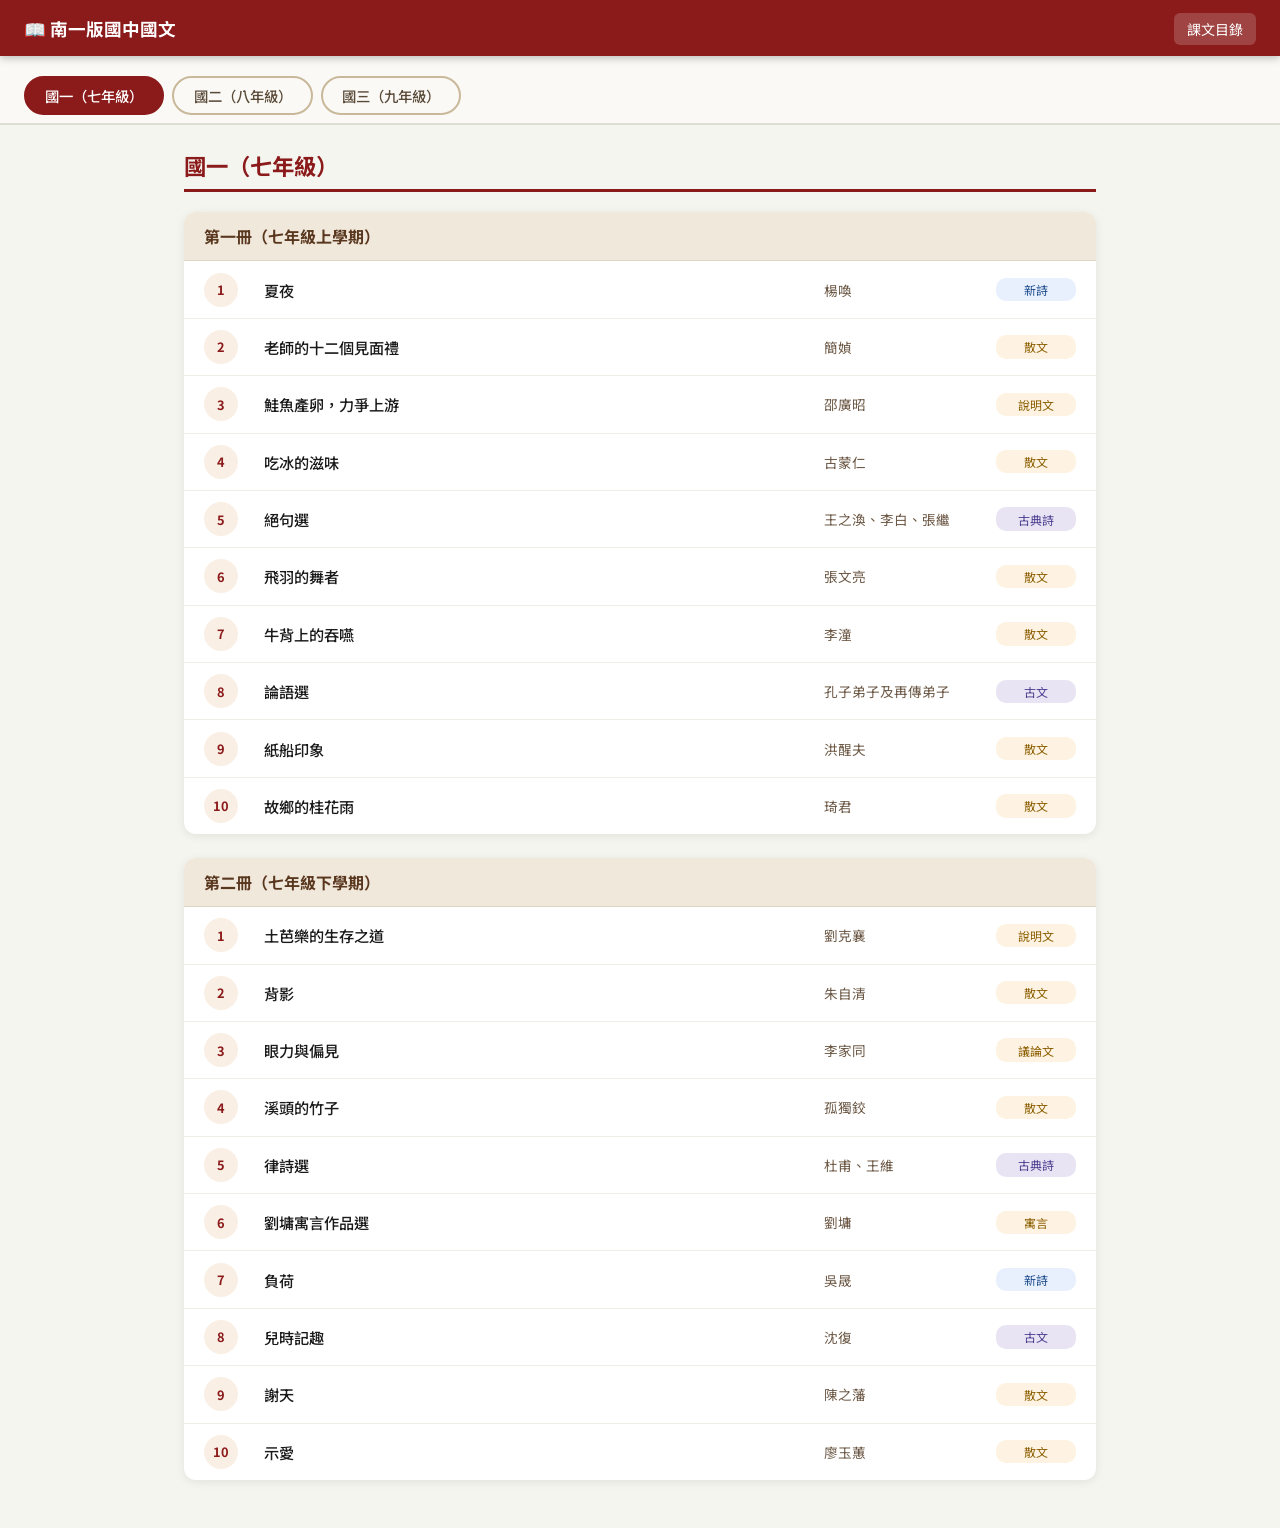
<file: pages/lessons.html>
<!DOCTYPE html>
<html lang="zh-TW">
<head>
  <meta charset="UTF-8">
  <meta name="viewport" content="width=device-width, initial-scale=1.0">
  <title>課文目錄 — 南一版國中國文</title>
  <link rel="stylesheet" href="../css/style.css">
</head>
<body>

<header>
  <h1>📖 南一版國中國文</h1>
  <nav>
    <a href="lessons.html" class="active">課文目錄</a>
  </nav>
</header>

<div class="grade-tabs" id="grade-tabs"></div>

<main>
  <div id="content"></div>
</main>

<script src="../js/main.js"></script>
</body>
</html>
</file>
<file: css/style.css>
@import url('https://fonts.googleapis.com/css2?family=Noto+Sans+TC:wght@400;500;700&display=swap');

*, *::before, *::after { box-sizing: border-box; margin: 0; padding: 0; }

body {
  font-family: 'Noto Sans TC', sans-serif;
  background: #f5f5f0;
  color: #1a1a1a;
  min-height: 100vh;
}

/* ── 頂部導覽 ── */
header {
  background: #8b1a1a;
  color: #fff;
  padding: 0 1.5rem;
  display: flex;
  align-items: center;
  gap: 1rem;
  height: 56px;
  position: sticky;
  top: 0;
  z-index: 100;
  box-shadow: 0 2px 8px rgba(0,0,0,0.25);
}
header h1 { font-size: 1.1rem; font-weight: 700; flex: 1; }
header nav a {
  color: rgba(255,255,255,0.85);
  text-decoration: none;
  font-size: .875rem;
  padding: .4rem .8rem;
  border-radius: 6px;
  transition: background .15s;
}
header nav a:hover, header nav a.active { background: rgba(255,255,255,0.18); color: #fff; }

/* ── 年級分頁按鈕 ── */
.grade-tabs {
  display: flex;
  gap: .5rem;
  padding: 1.25rem 1.5rem .5rem;
  border-bottom: 2px solid #e0ddd5;
  background: #faf9f6;
}
.tab-btn {
  padding: .45rem 1.2rem;
  border: 2px solid #c9b99a;
  border-radius: 20px;
  background: transparent;
  cursor: pointer;
  font-family: inherit;
  font-size: .9rem;
  font-weight: 500;
  color: #5a4a38;
  transition: all .2s;
}
.tab-btn:hover { background: #f0e8da; }
.tab-btn.active { background: #8b1a1a; border-color: #8b1a1a; color: #fff; }

/* ── 主內容 ── */
main { max-width: 960px; margin: 0 auto; padding: 1.5rem; }

.grade-section { display: none; }
.grade-section.visible { display: block; }

.grade-title {
  font-size: 1.4rem;
  font-weight: 700;
  color: #8b1a1a;
  margin-bottom: 1.25rem;
  padding-bottom: .5rem;
  border-bottom: 3px solid #8b1a1a;
}

/* ── 冊別卡片 ── */
.volume-card {
  background: #fff;
  border-radius: 12px;
  box-shadow: 0 2px 10px rgba(0,0,0,0.08);
  margin-bottom: 1.5rem;
  overflow: hidden;
}
.volume-header {
  background: #f0e8da;
  padding: .75rem 1.25rem;
  font-weight: 700;
  font-size: 1rem;
  color: #5a3820;
  border-bottom: 1px solid #e0d5c5;
}

/* ── 課文列表 ── */
.lesson-list { list-style: none; }
.lesson-item {
  padding: .7rem 1.25rem;
  border-bottom: 1px solid #f0ede6;
  transition: background .15s;
}
.lesson-item:last-child { border-bottom: none; }
.lesson-item:hover { background: #fdf8f2; }
.lesson-item.pending { opacity: .5; }

.lesson-link {
  display: grid;
  grid-template-columns: 48px 1fr 160px 80px;
  align-items: center;
  gap: .75rem;
  width: 100%;
  text-decoration: none;
  color: inherit;
}
.lesson-link:hover .lesson-title { color: #8b1a1a; text-decoration: underline; }

.lesson-no {
  font-size: .8rem;
  font-weight: 700;
  color: #8b1a1a;
  background: #f9efe5;
  border-radius: 50%;
  width: 34px; height: 34px;
  display: flex; align-items: center; justify-content: center;
  flex-shrink: 0;
}
.lesson-title { font-size: .95rem; font-weight: 500; }
.lesson-author { font-size: .85rem; color: #6b5744; }
.lesson-type {
  font-size: .75rem;
  background: #e8f4e8;
  color: #2d6e2d;
  padding: .2rem .6rem;
  border-radius: 10px;
  text-align: center;
  white-space: nowrap;
}
.lesson-type.classic { background: #e8e4f4; color: #4a3d8f; }
.lesson-type.prose   { background: #fef3e2; color: #8b5e00; }
.lesson-type.fiction { background: #fce8f0; color: #8b1a4a; }
.lesson-type.poem    { background: #e8f0fe; color: #1a4a8b; }
.lesson-type.pending-tag {
  background: #f0f0f0; color: #999; font-style: italic;
}

/* ── RWD ── */
@media (max-width: 600px) {
  .lesson-link { grid-template-columns: 38px 1fr; }
  .lesson-author, .lesson-type { display: none; }
  header h1 { font-size: .95rem; }
}
</file>
